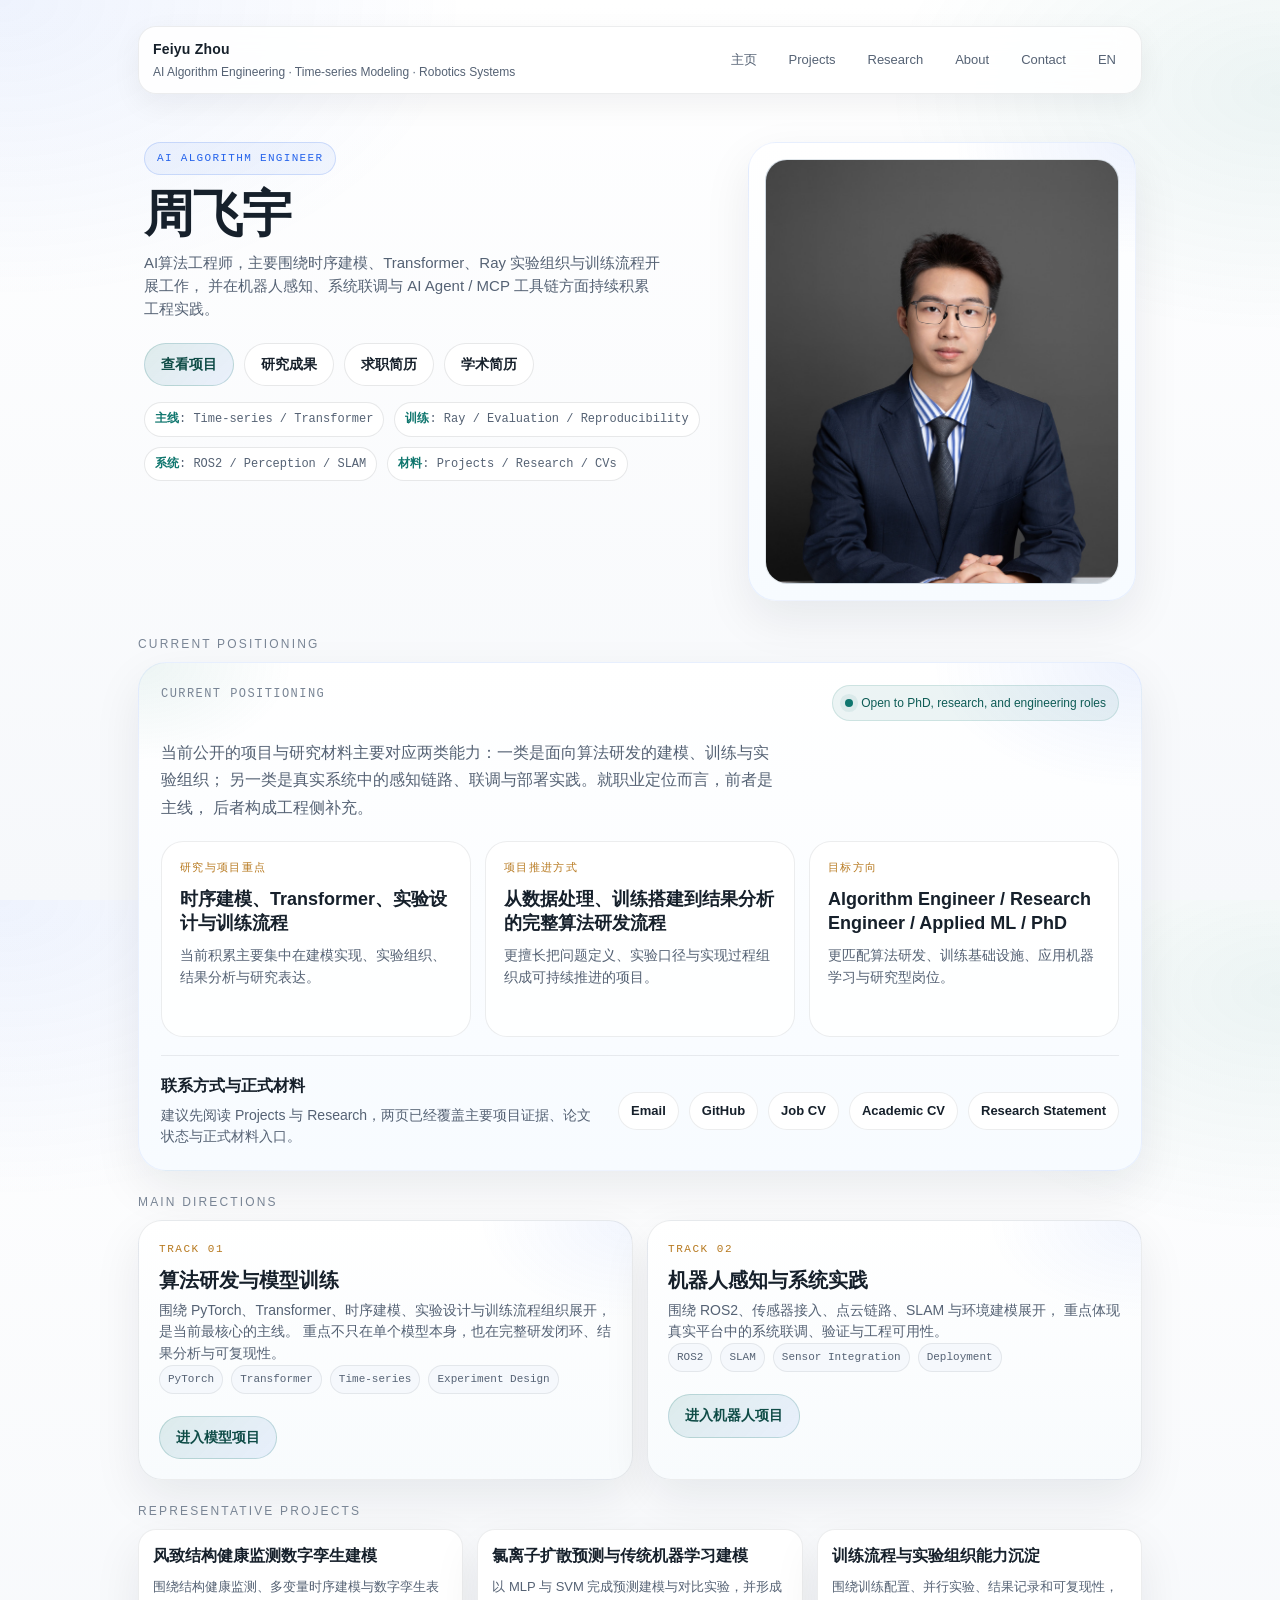
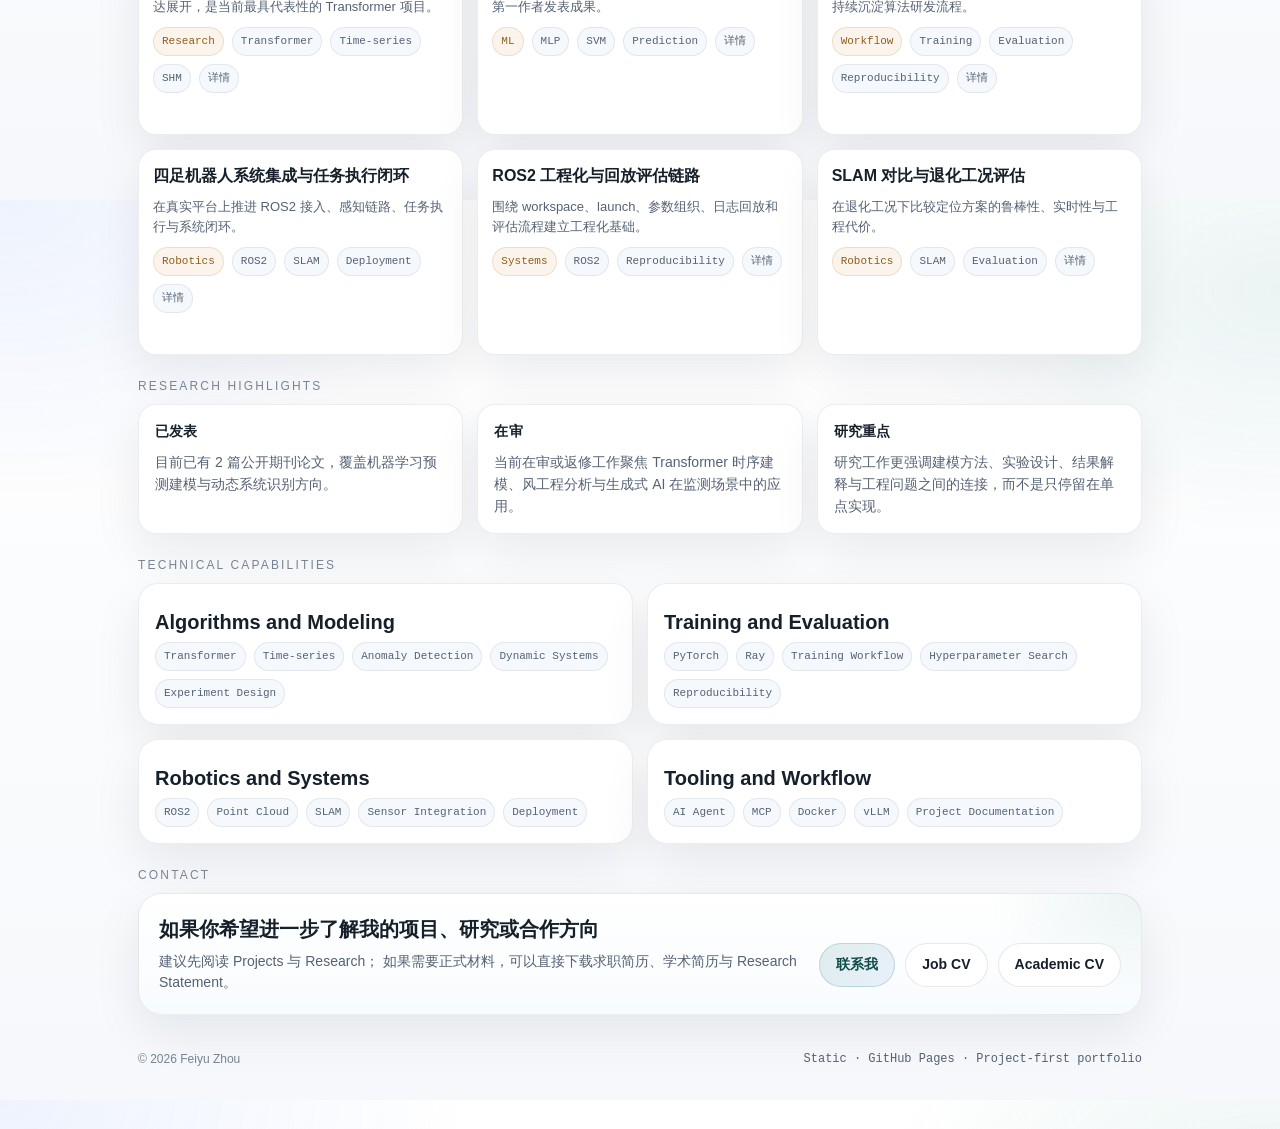
<file: index.html>
<!doctype html>
<html lang="zh-CN">
  <head>
    <meta charset="utf-8" />
    <meta name="viewport" content="width=device-width, initial-scale=1" />
    <title>Feiyu Zhou | AI算法工程与研究主页</title>
    <meta
      name="description"
      content="周飞宇的个人主页：展示时序建模、Transformer、模型训练、机器人系统实践与研究成果。"
    />
    <meta name="theme-color" content="#f6f8fb" />
    <link rel="icon" href="assets/favicon.svg" />
    <link rel="stylesheet" href="assets/styles.css" />
  </head>
  <body>
    <div class="wrap">
      <header class="topbar">
        <div class="brand">
          <strong>Feiyu Zhou</strong>
          <span>AI Algorithm Engineering · Time-series Modeling · Robotics Systems</span>
        </div>
        <nav class="nav" aria-label="primary">
          <a href="./">主页</a>
          <a href="projects/">Projects</a>
          <a href="research/">Research</a>
          <a href="about/">About</a>
          <a href="contact/">Contact</a>
          <a href="en/">EN</a>
        </nav>
      </header>

      <section class="hero home-hero">
        <div class="home-hero-main fade-in">
          <div class="eyebrow">AI Algorithm Engineer</div>
          <h1>周飞宇</h1>
          <p class="hero-lead hero-lead-wide">
            AI算法工程师，主要围绕时序建模、Transformer、Ray 实验组织与训练流程开展工作，
            并在机器人感知、系统联调与 AI Agent / MCP 工具链方面持续积累工程实践。
          </p>

          <div class="hero-actions">
            <a class="button primary" href="projects/">查看项目</a>
            <a class="button" href="research/">研究成果</a>
            <a class="button" href="assets/FeiyuZhou_CV.pdf">求职简历</a>
            <a class="button" href="assets/FeiyuZhou_CV_Academic.pdf">学术简历</a>
          </div>

          <div class="pillrow">
            <span class="pill"><b>主线</b>: Time-series / Transformer</span>
            <span class="pill"><b>训练</b>: Ray / Evaluation / Reproducibility</span>
            <span class="pill"><b>系统</b>: ROS2 / Perception / SLAM</span>
            <span class="pill"><b>材料</b>: Projects / Research / CVs</span>
          </div>
        </div>

        <aside class="profile-panel fade-in d2">
          <figure class="profile-portrait-card">
            <div class="profile-portrait">
              <img src="assets/personal-professional-photo.jpeg" alt="Feiyu Zhou professional portrait" />
            </div>
          </figure>
        </aside>
      </section>

      <section class="section-block fade-in d2">
        <div class="section-title">Current Positioning</div>
        <div class="positioning-redesign">
          <div class="positioning-redesign-head">
            <div>
              <div class="profile-kicker">Current Positioning</div>
            </div>
            <span class="status-dot">Open to PhD, research, and engineering roles</span>
          </div>

          <p class="positioning-redesign-summary">
            当前公开的项目与研究材料主要对应两类能力：一类是面向算法研发的建模、训练与实验组织；
            另一类是真实系统中的感知链路、联调与部署实践。就职业定位而言，前者是主线，
            后者构成工程侧补充。
          </p>

          <div class="positioning-redesign-grid">
            <article class="positioning-card">
              <span class="positioning-label">研究与项目重点</span>
              <strong>时序建模、Transformer、实验设计与训练流程</strong>
              <p>当前积累主要集中在建模实现、实验组织、结果分析与研究表达。</p>
            </article>

            <article class="positioning-card">
              <span class="positioning-label">项目推进方式</span>
              <strong>从数据处理、训练搭建到结果分析的完整算法研发流程</strong>
              <p>更擅长把问题定义、实验口径与实现过程组织成可持续推进的项目。</p>
            </article>

            <article class="positioning-card">
              <span class="positioning-label">目标方向</span>
              <strong>Algorithm Engineer / Research Engineer / Applied ML / PhD</strong>
              <p>更匹配算法研发、训练基础设施、应用机器学习与研究型岗位。</p>
            </article>
          </div>

          <div class="positioning-support">
            <div class="positioning-support-copy">
              <strong>联系方式与正式材料</strong>
              <p>建议先阅读 Projects 与 Research，两页已经覆盖主要项目证据、论文状态与正式材料入口。</p>
            </div>
            <div class="positioning-links">
              <a href="mailto:Feiyu.2002@outlook.com">Email</a>
              <a href="https://github.com/fatfishzhou" target="_blank" rel="noreferrer">GitHub</a>
              <a href="assets/FeiyuZhou_CV.pdf">Job CV</a>
              <a href="assets/FeiyuZhou_CV_Academic.pdf">Academic CV</a>
              <a href="assets/FeiyuZhou_RS.pdf">Research Statement</a>
            </div>
          </div>
        </div>
      </section>

      <section class="section-block fade-in d2">
        <div class="section-title">Main Directions</div>
        <div class="track-grid">
          <article class="track-card">
            <div class="track-kicker">Track 01</div>
            <h3>算法研发与模型训练</h3>
            <p>
              围绕 PyTorch、Transformer、时序建模、实验设计与训练流程组织展开，是当前最核心的主线。
              重点不只在单个模型本身，也在完整研发闭环、结果分析与可复现性。
            </p>
            <div class="meta">
              <span class="tag">PyTorch</span>
              <span class="tag">Transformer</span>
              <span class="tag">Time-series</span>
              <span class="tag">Experiment Design</span>
            </div>
            <div class="hero-actions">
              <a class="button primary" href="projects/ml/">进入模型项目</a>
            </div>
          </article>

          <article class="track-card">
            <div class="track-kicker">Track 02</div>
            <h3>机器人感知与系统实践</h3>
            <p>
              围绕 ROS2、传感器接入、点云链路、SLAM 与环境建模展开，
              重点体现真实平台中的系统联调、验证与工程可用性。
            </p>
            <div class="meta">
              <span class="tag">ROS2</span>
              <span class="tag">SLAM</span>
              <span class="tag">Sensor Integration</span>
              <span class="tag">Deployment</span>
            </div>
            <div class="hero-actions">
              <a class="button primary" href="projects/robotics/">进入机器人项目</a>
            </div>
          </article>
        </div>
      </section>

      <section class="section-block fade-in d3">
        <div class="section-title">Representative Projects</div>
        <div class="project-grid">
          <article class="proj project-card">
            <h4>风致结构健康监测数字孪生建模</h4>
            <p>围绕结构健康监测、多变量时序建模与数字孪生表达展开，是当前最具代表性的 Transformer 项目。</p>
            <div class="meta">
              <span class="tag level">Research</span>
              <span class="tag">Transformer</span>
              <span class="tag">Time-series</span>
              <span class="tag">SHM</span>
              <a class="tag" href="projects/ml/">详情</a>
            </div>
          </article>

          <article class="proj project-card">
            <h4>氯离子扩散预测与传统机器学习建模</h4>
            <p>以 MLP 与 SVM 完成预测建模与对比实验，并形成第一作者发表成果。</p>
            <div class="meta">
              <span class="tag level">ML</span>
              <span class="tag">MLP</span>
              <span class="tag">SVM</span>
              <span class="tag">Prediction</span>
              <a class="tag" href="projects/ml/">详情</a>
            </div>
          </article>

          <article class="proj project-card">
            <h4>训练流程与实验组织能力沉淀</h4>
            <p>围绕训练配置、并行实验、结果记录和可复现性，持续沉淀算法研发流程。</p>
            <div class="meta">
              <span class="tag level">Workflow</span>
              <span class="tag">Training</span>
              <span class="tag">Evaluation</span>
              <span class="tag">Reproducibility</span>
              <a class="tag" href="projects/">详情</a>
            </div>
          </article>

          <article class="proj project-card">
            <h4>四足机器人系统集成与任务执行闭环</h4>
            <p>在真实平台上推进 ROS2 接入、感知链路、任务执行与系统闭环。</p>
            <div class="meta">
              <span class="tag level">Robotics</span>
              <span class="tag">ROS2</span>
              <span class="tag">SLAM</span>
              <span class="tag">Deployment</span>
              <a class="tag" href="projects/robotics/">详情</a>
            </div>
          </article>

          <article class="proj project-card">
            <h4>ROS2 工程化与回放评估链路</h4>
            <p>围绕 workspace、launch、参数组织、日志回放和评估流程建立工程化基础。</p>
            <div class="meta">
              <span class="tag level">Systems</span>
              <span class="tag">ROS2</span>
              <span class="tag">Reproducibility</span>
              <a class="tag" href="projects/robotics/">详情</a>
            </div>
          </article>

          <article class="proj project-card">
            <h4>SLAM 对比与退化工况评估</h4>
            <p>在退化工况下比较定位方案的鲁棒性、实时性与工程代价。</p>
            <div class="meta">
              <span class="tag level">Robotics</span>
              <span class="tag">SLAM</span>
              <span class="tag">Evaluation</span>
              <a class="tag" href="projects/robotics/">详情</a>
            </div>
          </article>
        </div>
      </section>

      <section class="section-block fade-in d3">
        <div class="section-title">Research Highlights</div>
        <div class="highlight-grid">
          <article class="card">
            <h3>已发表</h3>
            <p class="card-copy">目前已有 2 篇公开期刊论文，覆盖机器学习预测建模与动态系统识别方向。</p>
          </article>
          <article class="card">
            <h3>在审</h3>
            <p class="card-copy">当前在审或返修工作聚焦 Transformer 时序建模、风工程分析与生成式 AI 在监测场景中的应用。</p>
          </article>
          <article class="card">
            <h3>研究重点</h3>
            <p class="card-copy">研究工作更强调建模方法、实验设计、结果解释与工程问题之间的连接，而不是只停留在单点实现。</p>
          </article>
        </div>
      </section>

      <section class="section-block fade-in d4">
        <div class="section-title">Technical Capabilities</div>
        <div class="skill-wall">
          <article class="skill-group">
            <h3>Algorithms and Modeling</h3>
            <div class="meta">
              <span class="tag">Transformer</span>
              <span class="tag">Time-series</span>
              <span class="tag">Anomaly Detection</span>
              <span class="tag">Dynamic Systems</span>
              <span class="tag">Experiment Design</span>
            </div>
          </article>
          <article class="skill-group">
            <h3>Training and Evaluation</h3>
            <div class="meta">
              <span class="tag">PyTorch</span>
              <span class="tag">Ray</span>
              <span class="tag">Training Workflow</span>
              <span class="tag">Hyperparameter Search</span>
              <span class="tag">Reproducibility</span>
            </div>
          </article>
          <article class="skill-group">
            <h3>Robotics and Systems</h3>
            <div class="meta">
              <span class="tag">ROS2</span>
              <span class="tag">Point Cloud</span>
              <span class="tag">SLAM</span>
              <span class="tag">Sensor Integration</span>
              <span class="tag">Deployment</span>
            </div>
          </article>
          <article class="skill-group">
            <h3>Tooling and Workflow</h3>
            <div class="meta">
              <span class="tag">AI Agent</span>
              <span class="tag">MCP</span>
              <span class="tag">Docker</span>
              <span class="tag">vLLM</span>
              <span class="tag">Project Documentation</span>
            </div>
          </article>
        </div>
      </section>

      <section class="section-block fade-in d4">
        <div class="section-title">Contact</div>
        <div class="contact-banner">
          <div>
            <h3>如果你希望进一步了解我的项目、研究或合作方向</h3>
            <p>
              建议先阅读 <a href="projects/">Projects</a> 与 <a href="research/">Research</a>；
              如果需要正式材料，可以直接下载求职简历、学术简历与 Research Statement。
            </p>
          </div>
          <div class="hero-actions">
            <a class="button primary" href="contact/">联系我</a>
            <a class="button" href="assets/FeiyuZhou_CV.pdf">Job CV</a>
            <a class="button" href="assets/FeiyuZhou_CV_Academic.pdf">Academic CV</a>
          </div>
        </div>
      </section>

      <footer class="footer">
        <div>© <span id="y"></span> Feiyu Zhou</div>
        <div><code>Static · GitHub Pages · Project-first portfolio</code></div>
      </footer>
    </div>

    <script src="assets/site.js"></script>
    <script>
      document.getElementById("y").textContent = String(new Date().getFullYear());
    </script>
  </body>
</html>
</file>
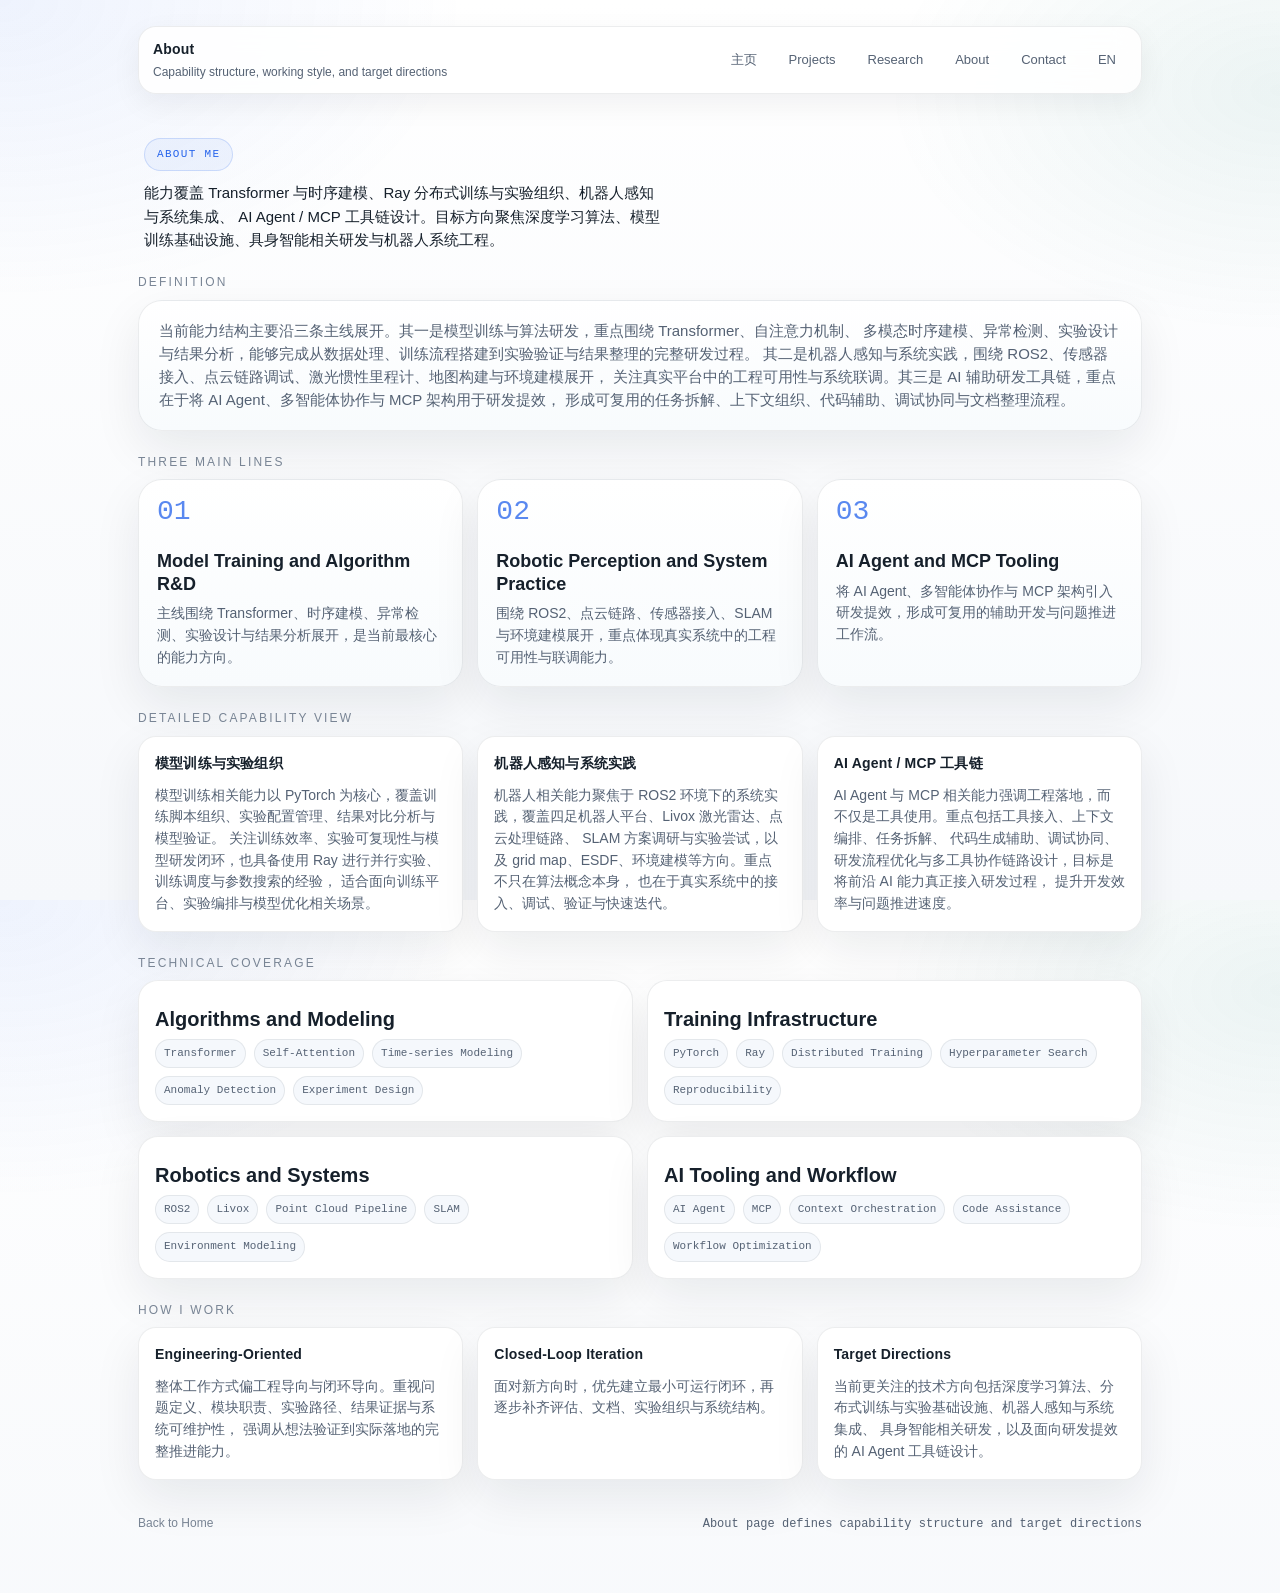
<file: about/index.html>
<!doctype html>
<html lang="zh-CN">
  <head>
    <meta charset="utf-8" />
    <meta name="viewport" content="width=device-width, initial-scale=1" />
    <title>About | Feiyu Zhou</title>
    <meta
      name="description"
      content="周飞宇的能力结构、技术主线、工作方式与目标方向，覆盖算法研发、模型训练、机器人感知与 AI Agent 工具链。"
    />
    <meta name="theme-color" content="#f6f8fb" />
    <link rel="icon" href="../assets/favicon.svg" />
    <link rel="stylesheet" href="../assets/styles.css" />
  </head>
  <body>
    <div class="wrap">
      <header class="topbar">
        <div class="brand">
          <strong>About</strong>
          <span>Capability structure, working style, and target directions</span>
        </div>
        <nav class="nav" aria-label="primary">
          <a href="../">主页</a>
          <a href="../projects/">Projects</a>
          <a href="../research/">Research</a>
          <a href="./">About</a>
          <a href="../contact/">Contact</a>
          <a href="../en/">EN</a>
        </nav>
      </header>

      <section class="hero hero-simple">
        <div class="fade-in">
          <div class="eyebrow">About Me</div>
          <p class="hero-lead hero-lead-wide hero-lead-strong">
            能力覆盖 Transformer 与时序建模、Ray 分布式训练与实验组织、机器人感知与系统集成、
            AI Agent / MCP 工具链设计。目标方向聚焦深度学习算法、模型训练基础设施、具身智能相关研发与机器人系统工程。
          </p>
        </div>
      </section>

      <section class="section-block fade-in d2">
        <div class="section-title">Definition</div>
        <div class="intro-strip">
          <p>
            当前能力结构主要沿三条主线展开。其一是模型训练与算法研发，重点围绕 Transformer、自注意力机制、
            多模态时序建模、异常检测、实验设计与结果分析，能够完成从数据处理、训练流程搭建到实验验证与结果整理的完整研发过程。
            其二是机器人感知与系统实践，围绕 ROS2、传感器接入、点云链路调试、激光惯性里程计、地图构建与环境建模展开，
            关注真实平台中的工程可用性与系统联调。其三是 AI 辅助研发工具链，重点在于将 AI Agent、多智能体协作与 MCP 架构用于研发提效，
            形成可复用的任务拆解、上下文组织、代码辅助、调试协同与文档整理流程。
          </p>
        </div>
      </section>

      <section class="section-block fade-in d2">
        <div class="section-title">Three Main Lines</div>
        <div class="map-grid">
          <article class="map-card">
            <span class="map-index">01</span>
            <h3>Model Training and Algorithm R&amp;D</h3>
            <p>主线围绕 Transformer、时序建模、异常检测、实验设计与结果分析展开，是当前最核心的能力方向。</p>
          </article>
          <article class="map-card">
            <span class="map-index">02</span>
            <h3>Robotic Perception and System Practice</h3>
            <p>围绕 ROS2、点云链路、传感器接入、SLAM 与环境建模展开，重点体现真实系统中的工程可用性与联调能力。</p>
          </article>
          <article class="map-card">
            <span class="map-index">03</span>
            <h3>AI Agent and MCP Tooling</h3>
            <p>将 AI Agent、多智能体协作与 MCP 架构引入研发提效，形成可复用的辅助开发与问题推进工作流。</p>
          </article>
        </div>
      </section>

      <section class="section-block fade-in d3">
        <div class="section-title">Detailed Capability View</div>
        <div class="highlight-grid">
          <article class="card">
            <h3>模型训练与实验组织</h3>
            <p class="card-copy">
              模型训练相关能力以 PyTorch 为核心，覆盖训练脚本组织、实验配置管理、结果对比分析与模型验证。
              关注训练效率、实验可复现性与模型研发闭环，也具备使用 Ray 进行并行实验、训练调度与参数搜索的经验，
              适合面向训练平台、实验编排与模型优化相关场景。
            </p>
          </article>
          <article class="card">
            <h3>机器人感知与系统实践</h3>
            <p class="card-copy">
              机器人相关能力聚焦于 ROS2 环境下的系统实践，覆盖四足机器人平台、Livox 激光雷达、点云处理链路、
              SLAM 方案调研与实验尝试，以及 grid map、ESDF、环境建模等方向。重点不只在算法概念本身，
              也在于真实系统中的接入、调试、验证与快速迭代。
            </p>
          </article>
          <article class="card">
            <h3>AI Agent / MCP 工具链</h3>
            <p class="card-copy">
              AI Agent 与 MCP 相关能力强调工程落地，而不仅是工具使用。重点包括工具接入、上下文编排、任务拆解、
              代码生成辅助、调试协同、研发流程优化与多工具协作链路设计，目标是将前沿 AI 能力真正接入研发过程，
              提升开发效率与问题推进速度。
            </p>
          </article>
        </div>
      </section>

      <section class="section-block fade-in d3">
        <div class="section-title">Technical Coverage</div>
        <div class="skill-wall">
          <article class="skill-group">
            <h3>Algorithms and Modeling</h3>
            <div class="meta">
              <span class="tag">Transformer</span>
              <span class="tag">Self-Attention</span>
              <span class="tag">Time-series Modeling</span>
              <span class="tag">Anomaly Detection</span>
              <span class="tag">Experiment Design</span>
            </div>
          </article>
          <article class="skill-group">
            <h3>Training Infrastructure</h3>
            <div class="meta">
              <span class="tag">PyTorch</span>
              <span class="tag">Ray</span>
              <span class="tag">Distributed Training</span>
              <span class="tag">Hyperparameter Search</span>
              <span class="tag">Reproducibility</span>
            </div>
          </article>
          <article class="skill-group">
            <h3>Robotics and Systems</h3>
            <div class="meta">
              <span class="tag">ROS2</span>
              <span class="tag">Livox</span>
              <span class="tag">Point Cloud Pipeline</span>
              <span class="tag">SLAM</span>
              <span class="tag">Environment Modeling</span>
            </div>
          </article>
          <article class="skill-group">
            <h3>AI Tooling and Workflow</h3>
            <div class="meta">
              <span class="tag">AI Agent</span>
              <span class="tag">MCP</span>
              <span class="tag">Context Orchestration</span>
              <span class="tag">Code Assistance</span>
              <span class="tag">Workflow Optimization</span>
            </div>
          </article>
        </div>
      </section>

      <section class="section-block fade-in d4">
        <div class="section-title">How I Work</div>
        <div class="highlight-grid">
          <article class="card">
            <h3>Engineering-Oriented</h3>
            <p class="card-copy">
              整体工作方式偏工程导向与闭环导向。重视问题定义、模块职责、实验路径、结果证据与系统可维护性，
              强调从想法验证到实际落地的完整推进能力。
            </p>
          </article>
          <article class="card">
            <h3>Closed-Loop Iteration</h3>
            <p class="card-copy">
              面对新方向时，优先建立最小可运行闭环，再逐步补齐评估、文档、实验组织与系统结构。
            </p>
          </article>
          <article class="card">
            <h3>Target Directions</h3>
            <p class="card-copy">
              当前更关注的技术方向包括深度学习算法、分布式训练与实验基础设施、机器人感知与系统集成、
              具身智能相关研发，以及面向研发提效的 AI Agent 工具链设计。
            </p>
          </article>
        </div>
      </section>

      <footer class="footer">
        <div><a href="../">Back to Home</a></div>
        <div><code>About page defines capability structure and target directions</code></div>
      </footer>
    </div>

    <script src="../assets/site.js"></script>
  </body>
</html>
</file>
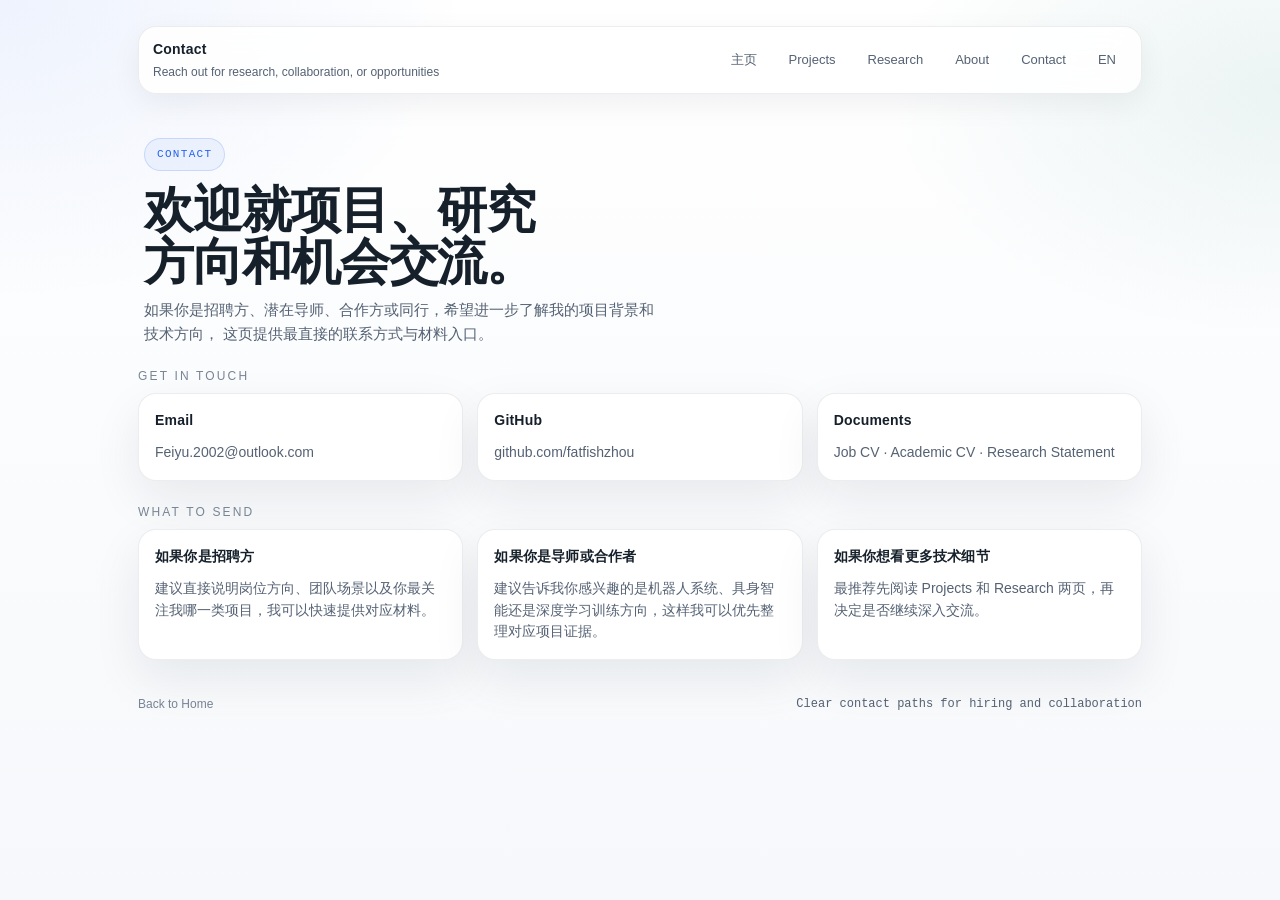
<file: contact/index.html>
<!doctype html>
<html lang="zh-CN">
  <head>
    <meta charset="utf-8" />
    <meta name="viewport" content="width=device-width, initial-scale=1" />
    <title>Contact | Feiyu Zhou</title>
    <meta
      name="description"
      content="周飞宇的联系方式、简历下载入口与建议联系内容。"
    />
    <meta name="theme-color" content="#f6f8fb" />
    <link rel="icon" href="../assets/favicon.svg" />
    <link rel="stylesheet" href="../assets/styles.css" />
  </head>
  <body>
    <div class="wrap">
      <header class="topbar">
        <div class="brand">
          <strong>Contact</strong>
          <span>Reach out for research, collaboration, or opportunities</span>
        </div>
        <nav class="nav" aria-label="primary">
          <a href="../">主页</a>
          <a href="../projects/">Projects</a>
          <a href="../research/">Research</a>
          <a href="../about/">About</a>
          <a href="./">Contact</a>
          <a href="../en/">EN</a>
        </nav>
      </header>

      <section class="hero hero-simple">
        <div class="fade-in">
          <div class="eyebrow">Contact</div>
          <h1>欢迎就项目、研究方向和机会交流。</h1>
          <p class="hero-lead hero-lead-wide">
            如果你是招聘方、潜在导师、合作方或同行，希望进一步了解我的项目背景和技术方向，
            这页提供最直接的联系方式与材料入口。
          </p>
        </div>
      </section>

      <section class="section-block fade-in d2">
        <div class="section-title">Get In Touch</div>
        <div class="contact-grid">
          <article class="card">
            <h3>Email</h3>
            <p class="card-copy"><a href="mailto:Feiyu.2002@outlook.com">Feiyu.2002@outlook.com</a></p>
          </article>
          <article class="card">
            <h3>GitHub</h3>
            <p class="card-copy"><a href="https://github.com/fatfishzhou" target="_blank" rel="noreferrer">github.com/fatfishzhou</a></p>
          </article>
          <article class="card">
            <h3>Documents</h3>
            <p class="card-copy"><a href="../assets/FeiyuZhou_CV.pdf">Job CV</a> · <a href="../assets/FeiyuZhou_CV_Academic.pdf">Academic CV</a> · <a href="../assets/FeiyuZhou_RS.pdf">Research Statement</a></p>
          </article>
        </div>
      </section>

      <section class="section-block fade-in d3">
        <div class="section-title">What To Send</div>
        <div class="about-layout">
          <article class="card">
            <h3>如果你是招聘方</h3>
            <p class="card-copy">建议直接说明岗位方向、团队场景以及你最关注我哪一类项目，我可以快速提供对应材料。</p>
          </article>
          <article class="card">
            <h3>如果你是导师或合作者</h3>
            <p class="card-copy">建议告诉我你感兴趣的是机器人系统、具身智能还是深度学习训练方向，这样我可以优先整理对应项目证据。</p>
          </article>
          <article class="card">
            <h3>如果你想看更多技术细节</h3>
            <p class="card-copy">最推荐先阅读 <a href="../projects/">Projects</a> 和 <a href="../research/">Research</a> 两页，再决定是否继续深入交流。</p>
          </article>
        </div>
      </section>

      <footer class="footer">
        <div><a href="../">Back to Home</a></div>
        <div><code>Clear contact paths for hiring and collaboration</code></div>
      </footer>
    </div>

    <script src="../assets/site.js"></script>
  </body>
</html>
</file>
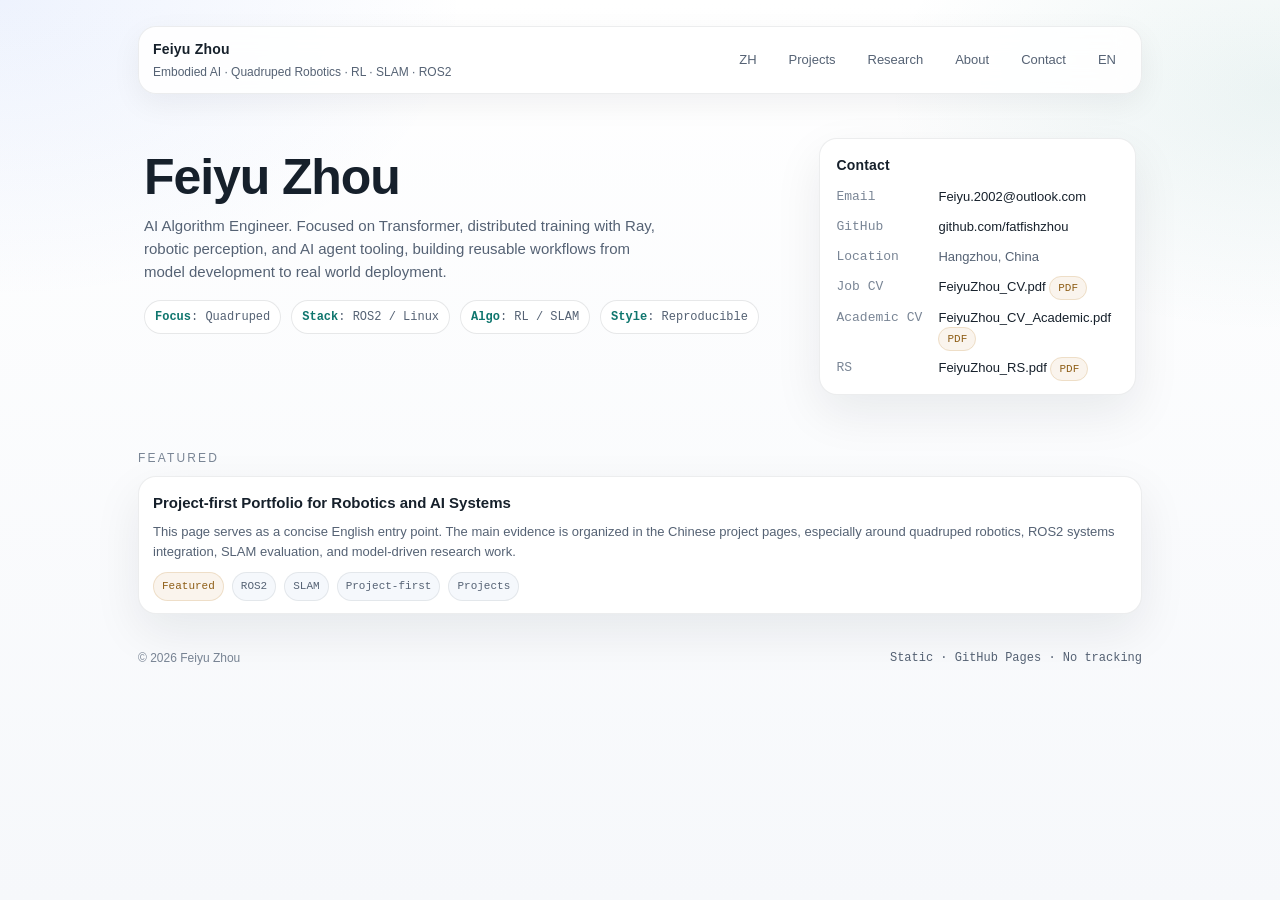
<file: en/index.html>
<!doctype html>
<html lang="en">
  <head>
    <meta charset="utf-8" />
    <meta name="viewport" content="width=device-width, initial-scale=1" />
    <title>Feiyu Zhou | Embodied AI · Quadruped Robotics</title>
    <meta name="description" content="Feiyu Zhou: Embodied AI for quadruped robots. RL, SLAM, and ROS2 systems for real-world deployment." />
    <meta name="theme-color" content="#f6f8fb" />
    <link rel="icon" href="../assets/favicon.svg" />
    <link rel="stylesheet" href="../assets/styles.css" />
  </head>
  <body>
    <div class="wrap">
      <header class="topbar">
        <div class="brand">
          <strong>Feiyu Zhou</strong>
          <span>Embodied AI · Quadruped Robotics · RL · SLAM · ROS2</span>
        </div>
        <nav class="nav" aria-label="primary">
          <a href="../">ZH</a>
          <a href="../projects/">Projects</a>
          <a href="../research/">Research</a>
          <a href="../about/">About</a>
          <a href="../contact/">Contact</a>
          <a href="./">EN</a>
        </nav>
      </header>

      <section class="hero">
        <div class="fade-in">
          <h1>Feiyu Zhou</h1>
          <p>
            AI Algorithm Engineer. Focused on Transformer, distributed training with Ray, robotic perception,
            and AI agent tooling, building reusable workflows from model development to real world deployment.
          </p>
          <div class="pillrow">
            <span class="pill"><b>Focus</b>: Quadruped</span>
            <span class="pill"><b>Stack</b>: ROS2 / Linux</span>
            <span class="pill"><b>Algo</b>: RL / SLAM</span>
            <span class="pill"><b>Style</b>: Reproducible</span>
          </div>
        </div>

        <aside class="card fade-in d2">
          <h3>Contact</h3>
          <div class="kv">
            <div>Email</div>
            <div><a href="mailto:Feiyu.2002@outlook.com">Feiyu.2002@outlook.com</a></div>

            <div>GitHub</div>
            <div><a href="https://github.com/fatfishzhou" target="_blank" rel="noreferrer">github.com/fatfishzhou</a></div>

            <div>Location</div>
            <div>Hangzhou, China</div>

            <div>Job CV</div>
            <div><a href="../assets/FeiyuZhou_CV.pdf">FeiyuZhou_CV.pdf</a> <span class="tag level">PDF</span></div>

            <div>Academic CV</div>
            <div><a href="../assets/FeiyuZhou_CV_Academic.pdf">FeiyuZhou_CV_Academic.pdf</a> <span class="tag level">PDF</span></div>

            <div>RS</div>
            <div><a href="../assets/FeiyuZhou_RS.pdf">FeiyuZhou_RS.pdf</a> <span class="tag level">PDF</span></div>
          </div>
        </aside>
      </section>

      <div class="grid">
        <section class="col-12 fade-in d2">
          <div class="section-title">Featured</div>
          <div class="proj">
            <h4>Project-first Portfolio for Robotics and AI Systems</h4>
            <p>
              This page serves as a concise English entry point. The main evidence is organized in the Chinese project pages,
              especially around quadruped robotics, ROS2 systems integration, SLAM evaluation, and model-driven research work.
            </p>
            <div class="meta">
              <span class="tag level">Featured</span>
              <span class="tag">ROS2</span>
              <span class="tag">SLAM</span>
              <span class="tag">Project-first</span>
              <a class="tag" href="../projects/">Projects</a>
            </div>
          </div>
        </section>
      </div>

      <footer class="footer">
        <div>© <span id="y"></span> Feiyu Zhou</div>
        <div><code>Static · GitHub Pages · No tracking</code></div>
      </footer>
    </div>

    <script src="../assets/site.js"></script>
    <script>
      document.getElementById("y").textContent = String(new Date().getFullYear());
    </script>
  </body>
</html>
</file>
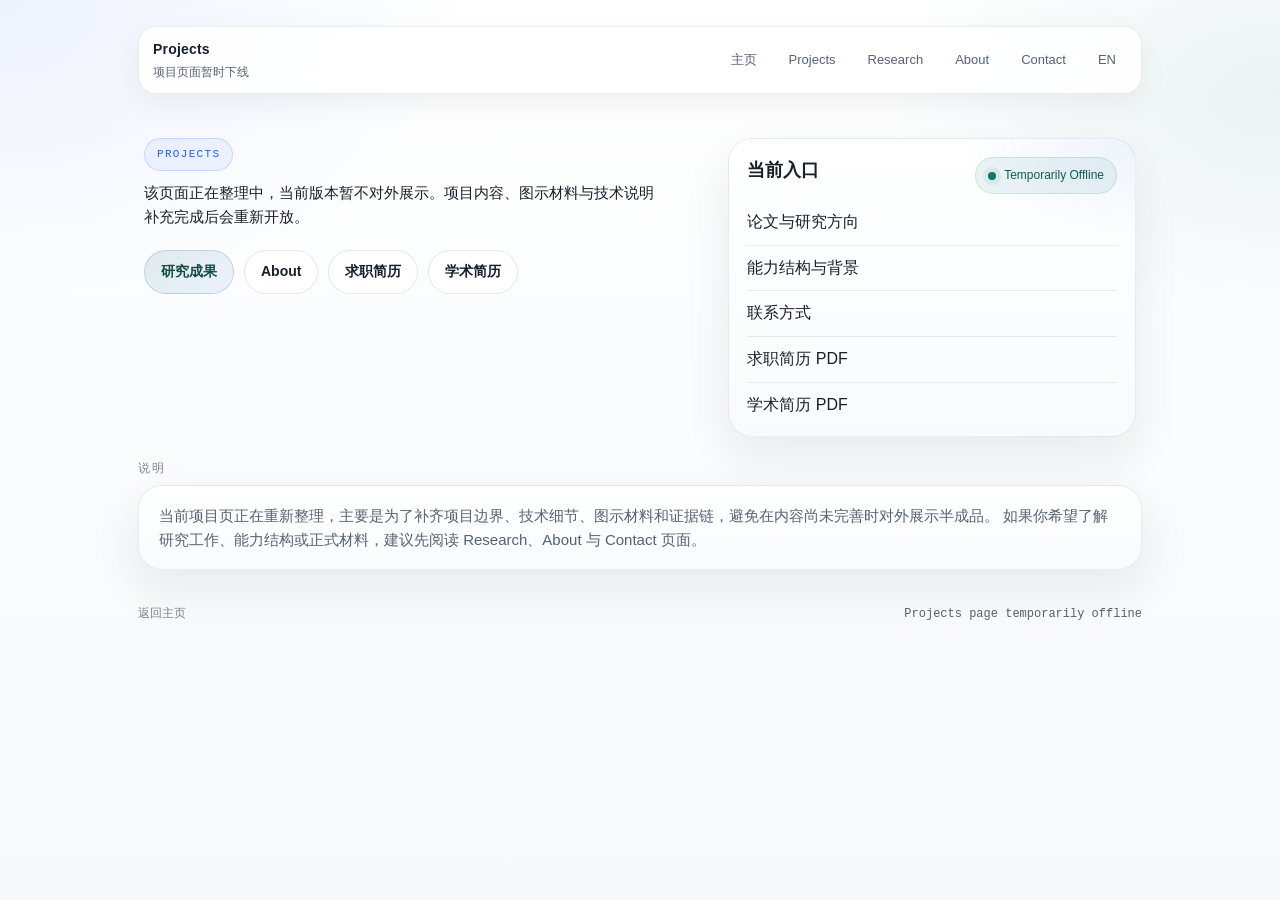
<file: projects/index.html>
<!doctype html>
<html lang="zh-CN">
  <head>
    <meta charset="utf-8" />
    <meta name="viewport" content="width=device-width, initial-scale=1" />
    <title>Projects | 周飞宇</title>
    <meta
      name="description"
      content="周飞宇的项目页面暂时下线，项目内容整理完成后将重新开放。"
    />
    <meta name="theme-color" content="#f6f8fb" />
    <link rel="icon" href="../assets/favicon.svg" />
    <link rel="stylesheet" href="../assets/styles.css" />
  </head>
  <body>
    <div class="wrap">
      <header class="topbar">
        <div class="brand">
          <strong>Projects</strong>
          <span>项目页面暂时下线</span>
        </div>
        <nav class="nav" aria-label="primary">
          <a href="../">主页</a>
          <a href="./">Projects</a>
          <a href="../research/">Research</a>
          <a href="../about/">About</a>
          <a href="../contact/">Contact</a>
          <a href="../en/">EN</a>
        </nav>
      </header>

      <section class="hero hero-simple">
        <div class="fade-in">
          <div class="eyebrow">Projects</div>
          <p class="hero-lead hero-lead-wide hero-lead-strong">
            该页面正在整理中，当前版本暂不对外展示。项目内容、图示材料与技术说明补充完成后会重新开放。
          </p>
          <div class="hero-actions">
            <a class="button primary" href="../research/">研究成果</a>
            <a class="button" href="../about/">About</a>
            <a class="button" href="../assets/FeiyuZhou_CV.pdf">求职简历</a>
            <a class="button" href="../assets/FeiyuZhou_CV_Academic.pdf">学术简历</a>
          </div>
        </div>

        <aside class="project-overview-card fade-in d2">
          <div class="project-overview-head">
            <h3>当前入口</h3>
            <span class="status-dot">Temporarily Offline</span>
          </div>
          <div class="project-overview-links">
            <a href="../research/">论文与研究方向</a>
            <a href="../about/">能力结构与背景</a>
            <a href="../contact/">联系方式</a>
            <a href="../assets/FeiyuZhou_CV.pdf">求职简历 PDF</a>
            <a href="../assets/FeiyuZhou_CV_Academic.pdf">学术简历 PDF</a>
          </div>
        </aside>
      </section>

      <section class="section-block fade-in d2">
        <div class="section-title">说明</div>
        <div class="intro-strip">
          <p>
            当前项目页正在重新整理，主要是为了补齐项目边界、技术细节、图示材料和证据链，避免在内容尚未完善时对外展示半成品。
            如果你希望了解研究工作、能力结构或正式材料，建议先阅读 Research、About 与 Contact 页面。
          </p>
        </div>
      </section>

      <footer class="footer">
        <div><a href="../">返回主页</a></div>
        <div><code>Projects page temporarily offline</code></div>
      </footer>
    </div>

    <script src="../assets/site.js"></script>
  </body>
</html>
</file>
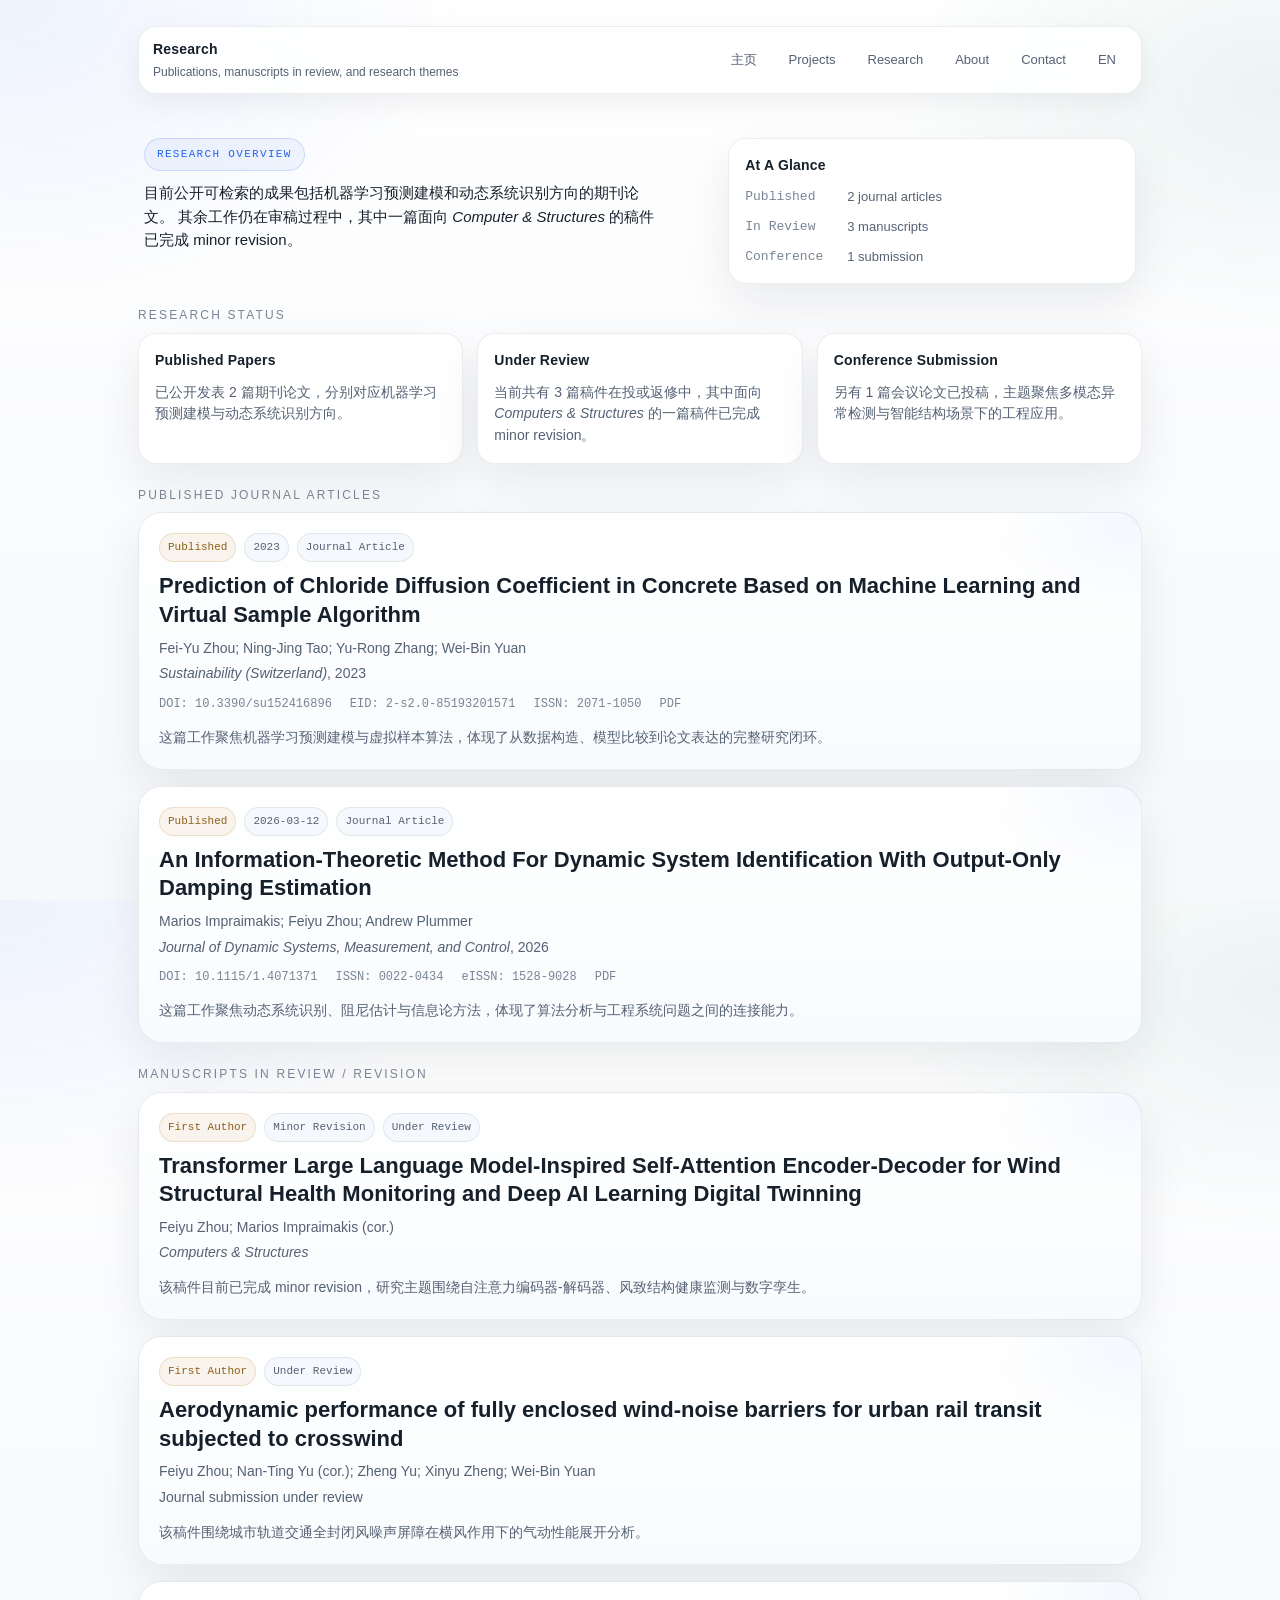
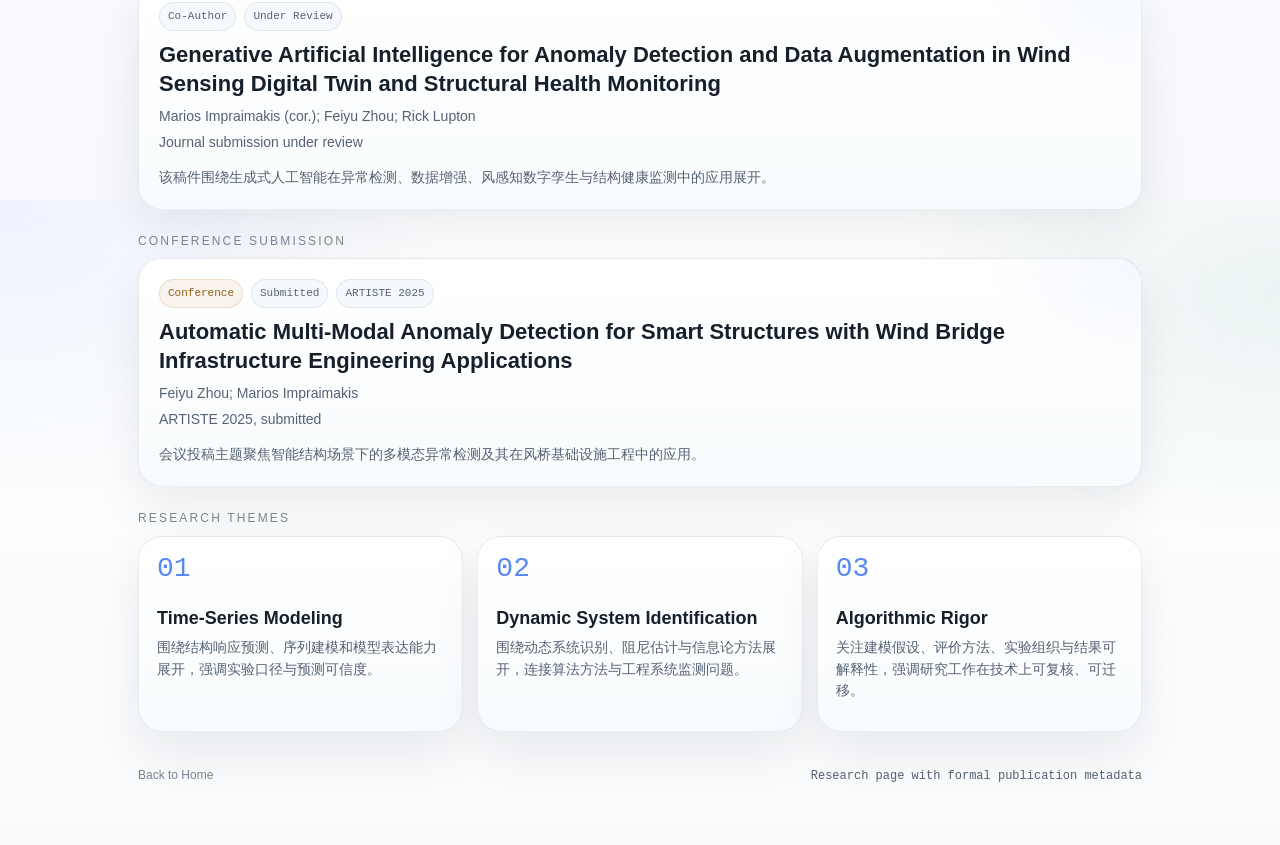
<file: research/index.html>
<!doctype html>
<html lang="zh-CN">
  <head>
    <meta charset="utf-8" />
    <meta name="viewport" content="width=device-width, initial-scale=1" />
    <title>Research | Feiyu Zhou</title>
    <meta
      name="description"
      content="周飞宇的研究页面：正式发表论文、在审稿件状态，以及围绕时序建模、结构动力学与算法研发的研究方向。"
    />
    <meta name="theme-color" content="#f6f8fb" />
    <link rel="icon" href="../assets/favicon.svg" />
    <link rel="stylesheet" href="../assets/styles.css" />
  </head>
  <body>
    <div class="wrap">
      <header class="topbar">
        <div class="brand">
          <strong>Research</strong>
          <span>Publications, manuscripts in review, and research themes</span>
        </div>
        <nav class="nav" aria-label="primary">
          <a href="../">主页</a>
          <a href="../projects/">Projects</a>
          <a href="./">Research</a>
          <a href="../about/">About</a>
          <a href="../contact/">Contact</a>
          <a href="../en/">EN</a>
        </nav>
      </header>

      <section class="hero hero-simple">
        <div class="fade-in">
          <div class="eyebrow">Research Overview</div>
          <p class="hero-lead hero-lead-wide hero-lead-strong">
            目前公开可检索的成果包括机器学习预测建模和动态系统识别方向的期刊论文。
            其余工作仍在审稿过程中，其中一篇面向 <em>Computer &amp; Structures</em> 的稿件已完成 minor revision。
          </p>
        </div>

        <aside class="card fade-in d2">
          <h3>At A Glance</h3>
          <div class="kv">
            <div>Published</div>
            <div>2 journal articles</div>
            <div>In Review</div>
            <div>3 manuscripts</div>
            <div>Conference</div>
            <div>1 submission</div>
          </div>
        </aside>
      </section>

      <section class="section-block fade-in d2">
        <div class="section-title">Research Status</div>
        <div class="highlight-grid">
          <article class="card">
            <h3>Published Papers</h3>
            <p class="card-copy">
              已公开发表 2 篇期刊论文，分别对应机器学习预测建模与动态系统识别方向。
            </p>
          </article>
          <article class="card">
            <h3>Under Review</h3>
            <p class="card-copy">
              当前共有 3 篇稿件在投或返修中，其中面向 <em>Computers &amp; Structures</em> 的一篇稿件已完成 minor revision。
            </p>
          </article>
          <article class="card">
            <h3>Conference Submission</h3>
            <p class="card-copy">
              另有 1 篇会议论文已投稿，主题聚焦多模态异常检测与智能结构场景下的工程应用。
            </p>
          </article>
        </div>
      </section>

      <section class="section-block fade-in d3">
        <div class="section-title">Published Journal Articles</div>
        <div class="publication-list">
          <article class="publication-item">
            <div class="publication-meta">
              <span class="tag level">Published</span>
              <span class="tag">2023</span>
              <span class="tag">Journal Article</span>
            </div>
            <h3>Prediction of Chloride Diffusion Coefficient in Concrete Based on Machine Learning and Virtual Sample Algorithm</h3>
            <p class="publication-authors">Fei-Yu Zhou; Ning-Jing Tao; Yu-Rong Zhang; Wei-Bin Yuan</p>
            <p class="publication-venue"><em>Sustainability (Switzerland)</em>, 2023</p>
            <div class="publication-details">
              <span>DOI: <a href="https://doi.org/10.3390/su152416896" target="_blank" rel="noreferrer">10.3390/su152416896</a></span>
              <span>EID: 2-s2.0-85193201571</span>
              <span>ISSN: 2071-1050</span>
              <span><a href="../assets/paper-2023-sustainability-chloride-diffusion.pdf">PDF</a></span>
            </div>
            <p class="publication-note">
              这篇工作聚焦机器学习预测建模与虚拟样本算法，体现了从数据构造、模型比较到论文表达的完整研究闭环。
            </p>
          </article>

          <article class="publication-item">
            <div class="publication-meta">
              <span class="tag level">Published</span>
              <span class="tag">2026-03-12</span>
              <span class="tag">Journal Article</span>
            </div>
            <h3>An Information-Theoretic Method For Dynamic System Identification With Output-Only Damping Estimation</h3>
            <p class="publication-authors">Marios Impraimakis; Feiyu Zhou; Andrew Plummer</p>
            <p class="publication-venue"><em>Journal of Dynamic Systems, Measurement, and Control</em>, 2026</p>
            <div class="publication-details">
              <span>DOI: <a href="https://doi.org/10.1115/1.4071371" target="_blank" rel="noreferrer">10.1115/1.4071371</a></span>
              <span>ISSN: 0022-0434</span>
              <span>eISSN: 1528-9028</span>
              <span><a href="../assets/paper-2026-jdsmc-information-theoretic-system-id.pdf">PDF</a></span>
            </div>
            <p class="publication-note">
              这篇工作聚焦动态系统识别、阻尼估计与信息论方法，体现了算法分析与工程系统问题之间的连接能力。
            </p>
          </article>
        </div>
      </section>

      <section class="section-block fade-in d3">
        <div class="section-title">Manuscripts In Review / Revision</div>
        <div class="publication-list">
          <article class="publication-item">
            <div class="publication-meta">
              <span class="tag level">First Author</span>
              <span class="tag">Minor Revision</span>
              <span class="tag">Under Review</span>
            </div>
            <h3>Transformer Large Language Model-Inspired Self-Attention Encoder-Decoder for Wind Structural Health Monitoring and Deep AI Learning Digital Twinning</h3>
            <p class="publication-authors">Feiyu Zhou; Marios Impraimakis (cor.)</p>
            <p class="publication-venue"><em>Computers &amp; Structures</em></p>
            <p class="publication-note">
              该稿件目前已完成 minor revision，研究主题围绕自注意力编码器-解码器、风致结构健康监测与数字孪生。
            </p>
          </article>

          <article class="publication-item">
            <div class="publication-meta">
              <span class="tag level">First Author</span>
              <span class="tag">Under Review</span>
            </div>
            <h3>Aerodynamic performance of fully enclosed wind-noise barriers for urban rail transit subjected to crosswind</h3>
            <p class="publication-authors">Feiyu Zhou; Nan-Ting Yu (cor.); Zheng Yu; Xinyu Zheng; Wei-Bin Yuan</p>
            <p class="publication-venue">Journal submission under review</p>
            <p class="publication-note">
              该稿件围绕城市轨道交通全封闭风噪声屏障在横风作用下的气动性能展开分析。
            </p>
          </article>

          <article class="publication-item">
            <div class="publication-meta">
              <span class="tag">Co-Author</span>
              <span class="tag">Under Review</span>
            </div>
            <h3>Generative Artificial Intelligence for Anomaly Detection and Data Augmentation in Wind Sensing Digital Twin and Structural Health Monitoring</h3>
            <p class="publication-authors">Marios Impraimakis (cor.); Feiyu Zhou; Rick Lupton</p>
            <p class="publication-venue">Journal submission under review</p>
            <p class="publication-note">
              该稿件围绕生成式人工智能在异常检测、数据增强、风感知数字孪生与结构健康监测中的应用展开。
            </p>
          </article>
        </div>
      </section>

      <section class="section-block fade-in d4">
        <div class="section-title">Conference Submission</div>
        <div class="publication-list">
          <article class="publication-item">
            <div class="publication-meta">
              <span class="tag level">Conference</span>
              <span class="tag">Submitted</span>
              <span class="tag">ARTISTE 2025</span>
            </div>
            <h3>Automatic Multi-Modal Anomaly Detection for Smart Structures with Wind Bridge Infrastructure Engineering Applications</h3>
            <p class="publication-authors">Feiyu Zhou; Marios Impraimakis</p>
            <p class="publication-venue">ARTISTE 2025, submitted</p>
            <p class="publication-note">
              会议投稿主题聚焦智能结构场景下的多模态异常检测及其在风桥基础设施工程中的应用。
            </p>
          </article>
        </div>
      </section>

      <section class="section-block fade-in d4">
        <div class="section-title">Research Themes</div>
        <div class="map-grid">
          <article class="map-card">
            <span class="map-index">01</span>
            <h3>Time-Series Modeling</h3>
            <p>围绕结构响应预测、序列建模和模型表达能力展开，强调实验口径与预测可信度。</p>
          </article>
          <article class="map-card">
            <span class="map-index">02</span>
            <h3>Dynamic System Identification</h3>
            <p>围绕动态系统识别、阻尼估计与信息论方法展开，连接算法方法与工程系统监测问题。</p>
          </article>
          <article class="map-card">
            <span class="map-index">03</span>
            <h3>Algorithmic Rigor</h3>
            <p>关注建模假设、评价方法、实验组织与结果可解释性，强调研究工作在技术上可复核、可迁移。</p>
          </article>
        </div>
      </section>

      <footer class="footer">
        <div><a href="../">Back to Home</a></div>
        <div><code>Research page with formal publication metadata</code></div>
      </footer>
    </div>

    <script src="../assets/site.js"></script>
  </body>
</html>
</file>
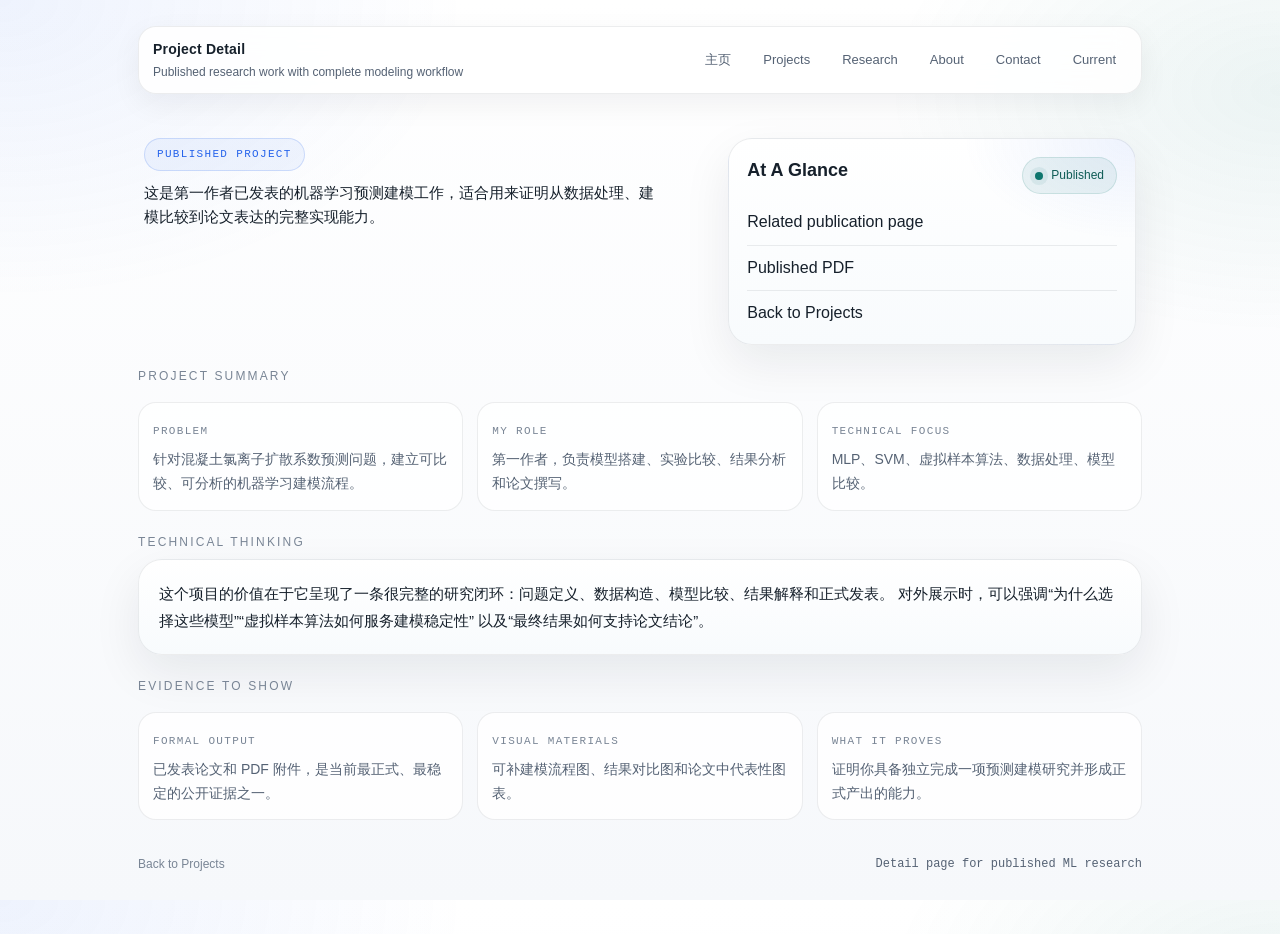
<file: projects/chloride-diffusion/index.html>
<!doctype html>
<html lang="zh-CN">
  <head>
    <meta charset="utf-8" />
    <meta name="viewport" content="width=device-width, initial-scale=1" />
    <title>Concrete Chloride Diffusion Prediction | Feiyu Zhou</title>
    <meta
      name="description"
      content="氯离子扩散预测项目详情页：机器学习建模、虚拟样本算法、模型比较与第一作者发表工作。"
    />
    <meta name="theme-color" content="#f6f8fb" />
    <link rel="icon" href="../../assets/favicon.svg" />
    <link rel="stylesheet" href="../../assets/styles.css" />
  </head>
  <body>
    <div class="wrap">
      <header class="topbar">
        <div class="brand">
          <strong>Project Detail</strong>
          <span>Published research work with complete modeling workflow</span>
        </div>
        <nav class="nav" aria-label="primary">
          <a href="../../">主页</a>
          <a href="../">Projects</a>
          <a href="../../research/">Research</a>
          <a href="../../about/">About</a>
          <a href="../../contact/">Contact</a>
          <a href="./">Current</a>
        </nav>
      </header>

      <section class="hero hero-simple">
        <div class="fade-in">
          <div class="eyebrow">Published Project</div>
          <p class="hero-lead hero-lead-wide hero-lead-strong">
            这是第一作者已发表的机器学习预测建模工作，适合用来证明从数据处理、建模比较到论文表达的完整实现能力。
          </p>
        </div>

        <aside class="project-overview-card fade-in d2">
          <div class="project-overview-head">
            <h3>At A Glance</h3>
            <span class="status-dot">Published</span>
          </div>
          <div class="project-overview-links">
            <a href="../../research/">Related publication page</a>
            <a href="../../assets/paper-2023-sustainability-chloride-diffusion.pdf">Published PDF</a>
            <a href="../">Back to Projects</a>
          </div>
        </aside>
      </section>

      <section class="section-block fade-in d2">
        <div class="section-title">Project Summary</div>
        <div class="detail-fact-grid">
          <article class="detail-fact-card">
            <span>Problem</span>
            <p>针对混凝土氯离子扩散系数预测问题，建立可比较、可分析的机器学习建模流程。</p>
          </article>
          <article class="detail-fact-card">
            <span>My Role</span>
            <p>第一作者，负责模型搭建、实验比较、结果分析和论文撰写。</p>
          </article>
          <article class="detail-fact-card">
            <span>Technical Focus</span>
            <p>MLP、SVM、虚拟样本算法、数据处理、模型比较。</p>
          </article>
        </div>
      </section>

      <section class="section-block fade-in d3">
        <div class="section-title">Technical Thinking</div>
        <div class="detail-section-card">
          <p>
            这个项目的价值在于它呈现了一条很完整的研究闭环：问题定义、数据构造、模型比较、结果解释和正式发表。
            对外展示时，可以强调“为什么选择这些模型”“虚拟样本算法如何服务建模稳定性”
            以及“最终结果如何支持论文结论”。
          </p>
        </div>
      </section>

      <section class="section-block fade-in d3">
        <div class="section-title">Evidence to Show</div>
        <div class="detail-fact-grid">
          <article class="detail-fact-card">
            <span>Formal Output</span>
            <p>已发表论文和 PDF 附件，是当前最正式、最稳定的公开证据之一。</p>
          </article>
          <article class="detail-fact-card">
            <span>Visual Materials</span>
            <p>可补建模流程图、结果对比图和论文中代表性图表。</p>
          </article>
          <article class="detail-fact-card">
            <span>What It Proves</span>
            <p>证明你具备独立完成一项预测建模研究并形成正式产出的能力。</p>
          </article>
        </div>
      </section>

      <footer class="footer">
        <div><a href="../">Back to Projects</a></div>
        <div><code>Detail page for published ML research</code></div>
      </footer>
    </div>

    <script src="../../assets/site.js"></script>
  </body>
</html>
</file>
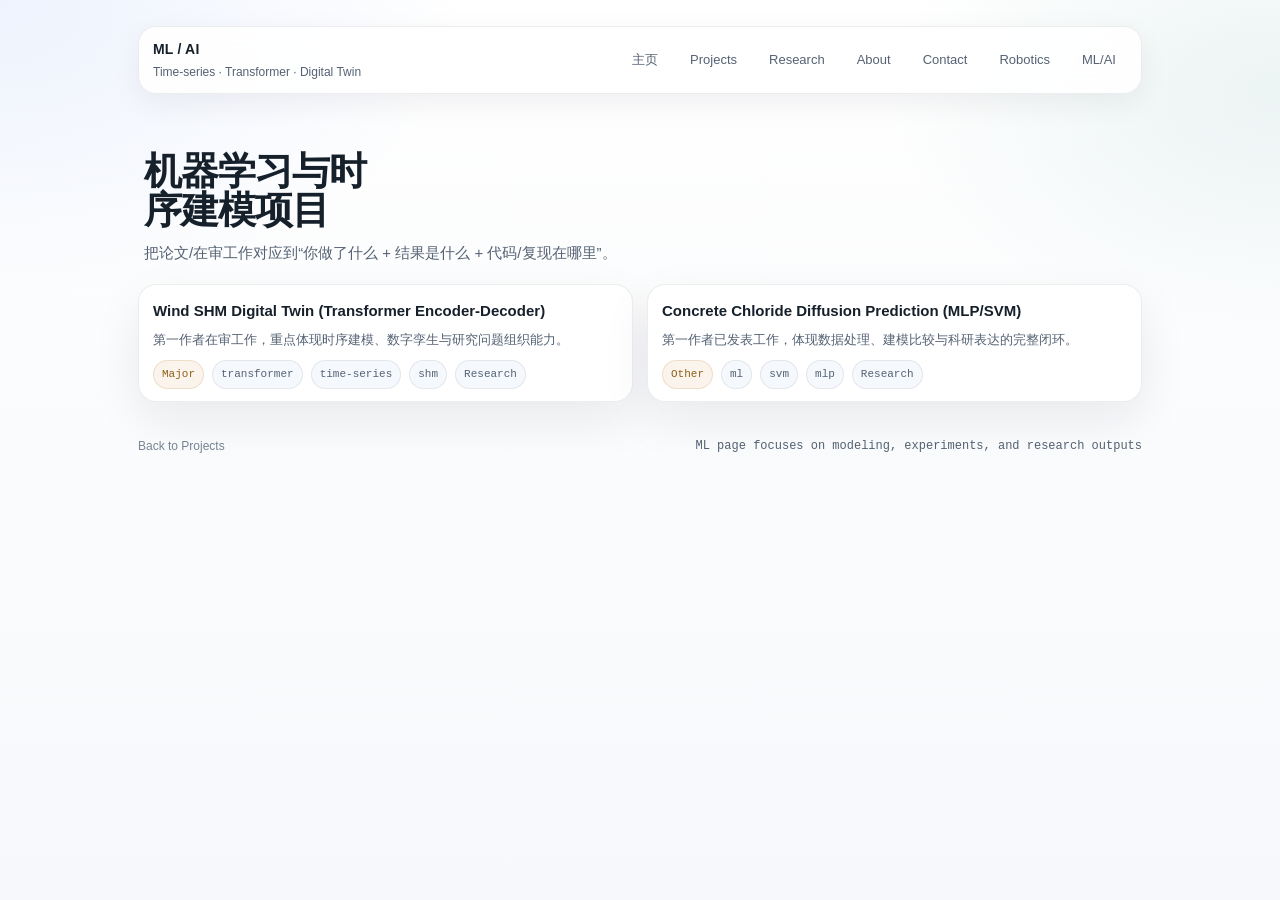
<file: projects/ml/index.html>
<!doctype html>
<html lang="zh-CN">
  <head>
    <meta charset="utf-8" />
    <meta name="viewport" content="width=device-width, initial-scale=1" />
    <title>ML/AI | Feiyu Zhou</title>
    <meta name="description" content="ML/AI projects: time-series modeling, attention, anomaly detection, digital twins." />
    <meta name="theme-color" content="#f6f8fb" />
    <link rel="icon" href="../../assets/favicon.svg" />
    <link rel="stylesheet" href="../../assets/styles.css" />
  </head>
  <body>
    <div class="wrap">
      <header class="topbar">
        <div class="brand">
          <strong>ML / AI</strong>
          <span>Time-series · Transformer · Digital Twin</span>
        </div>
        <nav class="nav" aria-label="primary">
          <a href="../../">主页</a>
          <a href="../">Projects</a>
          <a href="../../research/">Research</a>
          <a href="../../about/">About</a>
          <a href="../../contact/">Contact</a>
          <a href="../robotics/">Robotics</a>
          <a href="./">ML/AI</a>
        </nav>
      </header>

      <section class="hero" style="padding-bottom:0;">
        <div class="fade-in">
          <h1 style="font-size:38px;">机器学习与时序建模项目</h1>
          <p>把论文/在审工作对应到“你做了什么 + 结果是什么 + 代码/复现在哪里”。</p>
        </div>
      </section>

      <div class="grid fade-in d2">
        <article class="proj col-6">
          <h4>Wind SHM Digital Twin (Transformer Encoder-Decoder)</h4>
          <p>第一作者在审工作，重点体现时序建模、数字孪生与研究问题组织能力。</p>
          <div class="meta">
            <span class="tag level">Major</span>
            <span class="tag">transformer</span>
            <span class="tag">time-series</span>
            <span class="tag">shm</span>
            <a class="tag" href="../../research/">Research</a>
          </div>
        </article>

        <article class="proj col-6">
          <h4>Concrete Chloride Diffusion Prediction (MLP/SVM)</h4>
          <p>第一作者已发表工作，体现数据处理、建模比较与科研表达的完整闭环。</p>
          <div class="meta">
            <span class="tag level">Other</span>
            <span class="tag">ml</span>
            <span class="tag">svm</span>
            <span class="tag">mlp</span>
            <a class="tag" href="../../research/">Research</a>
          </div>
        </article>
      </div>

      <footer class="footer">
        <div><a href="../">Back to Projects</a></div>
        <div><code>ML page focuses on modeling, experiments, and research outputs</code></div>
      </footer>
    </div>

    <script src="../../assets/site.js"></script>
  </body>
</html>
</file>
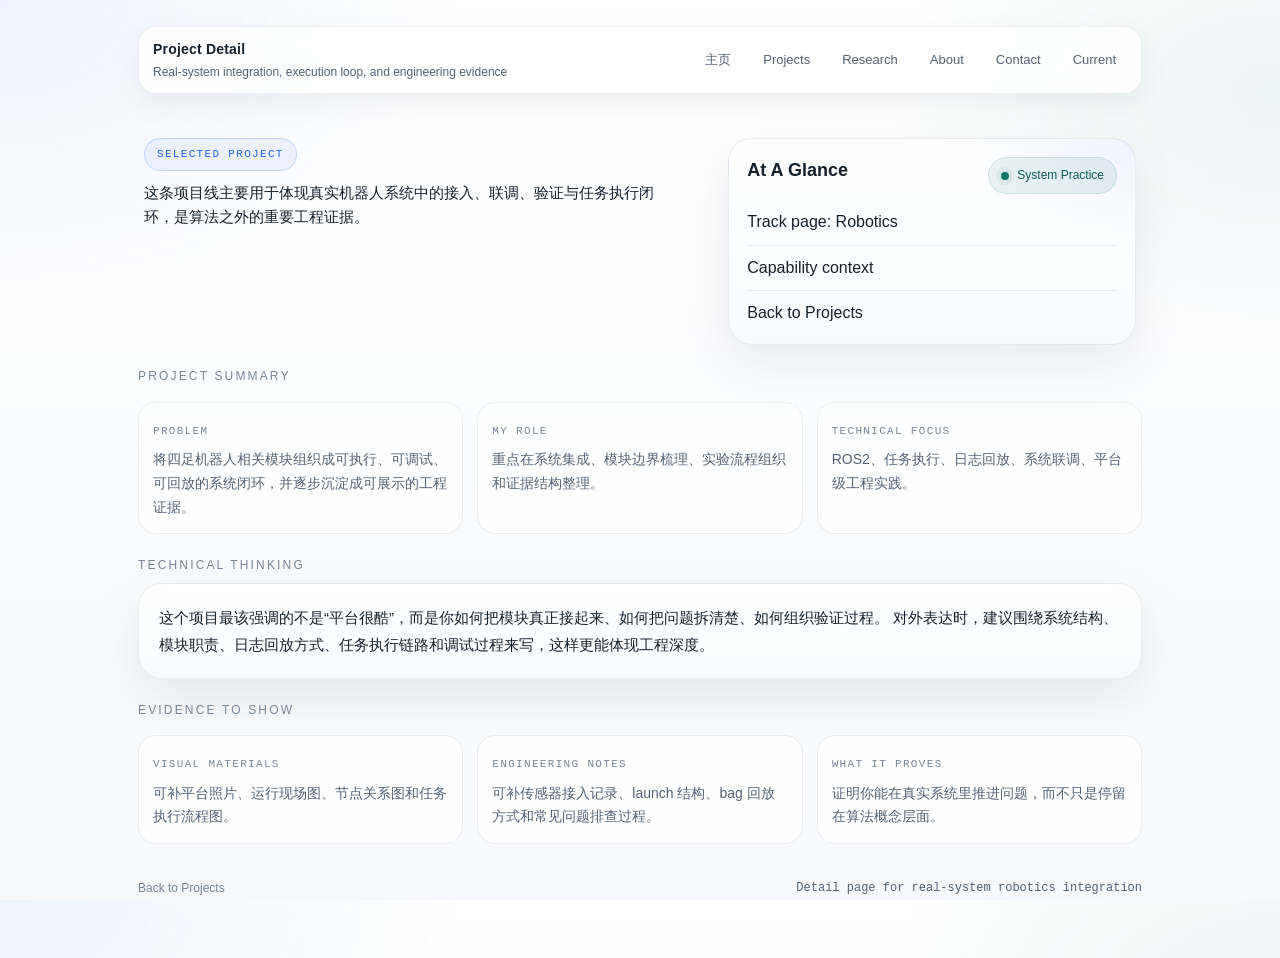
<file: projects/quadruped-integration/index.html>
<!doctype html>
<html lang="zh-CN">
  <head>
    <meta charset="utf-8" />
    <meta name="viewport" content="width=device-width, initial-scale=1" />
    <title>Quadruped Integration | Feiyu Zhou</title>
    <meta
      name="description"
      content="四足机器人系统集成项目详情页：ROS2、任务执行、日志回放、系统联调与工程闭环。"
    />
    <meta name="theme-color" content="#f6f8fb" />
    <link rel="icon" href="../../assets/favicon.svg" />
    <link rel="stylesheet" href="../../assets/styles.css" />
  </head>
  <body>
    <div class="wrap">
      <header class="topbar">
        <div class="brand">
          <strong>Project Detail</strong>
          <span>Real-system integration, execution loop, and engineering evidence</span>
        </div>
        <nav class="nav" aria-label="primary">
          <a href="../../">主页</a>
          <a href="../">Projects</a>
          <a href="../../research/">Research</a>
          <a href="../../about/">About</a>
          <a href="../../contact/">Contact</a>
          <a href="./">Current</a>
        </nav>
      </header>

      <section class="hero hero-simple">
        <div class="fade-in">
          <div class="eyebrow">Selected Project</div>
          <p class="hero-lead hero-lead-wide hero-lead-strong">
            这条项目线主要用于体现真实机器人系统中的接入、联调、验证与任务执行闭环，是算法之外的重要工程证据。
          </p>
        </div>

        <aside class="project-overview-card fade-in d2">
          <div class="project-overview-head">
            <h3>At A Glance</h3>
            <span class="status-dot">System Practice</span>
          </div>
          <div class="project-overview-links">
            <a href="../robotics/">Track page: Robotics</a>
            <a href="../../about/">Capability context</a>
            <a href="../">Back to Projects</a>
          </div>
        </aside>
      </section>

      <section class="section-block fade-in d2">
        <div class="section-title">Project Summary</div>
        <div class="detail-fact-grid">
          <article class="detail-fact-card">
            <span>Problem</span>
            <p>将四足机器人相关模块组织成可执行、可调试、可回放的系统闭环，并逐步沉淀成可展示的工程证据。</p>
          </article>
          <article class="detail-fact-card">
            <span>My Role</span>
            <p>重点在系统集成、模块边界梳理、实验流程组织和证据结构整理。</p>
          </article>
          <article class="detail-fact-card">
            <span>Technical Focus</span>
            <p>ROS2、任务执行、日志回放、系统联调、平台级工程实践。</p>
          </article>
        </div>
      </section>

      <section class="section-block fade-in d3">
        <div class="section-title">Technical Thinking</div>
        <div class="detail-section-card">
          <p>
            这个项目最该强调的不是“平台很酷”，而是你如何把模块真正接起来、如何把问题拆清楚、如何组织验证过程。
            对外表达时，建议围绕系统结构、模块职责、日志回放方式、任务执行链路和调试过程来写，这样更能体现工程深度。
          </p>
        </div>
      </section>

      <section class="section-block fade-in d3">
        <div class="section-title">Evidence to Show</div>
        <div class="detail-fact-grid">
          <article class="detail-fact-card">
            <span>Visual Materials</span>
            <p>可补平台照片、运行现场图、节点关系图和任务执行流程图。</p>
          </article>
          <article class="detail-fact-card">
            <span>Engineering Notes</span>
            <p>可补传感器接入记录、launch 结构、bag 回放方式和常见问题排查过程。</p>
          </article>
          <article class="detail-fact-card">
            <span>What It Proves</span>
            <p>证明你能在真实系统里推进问题，而不只是停留在算法概念层面。</p>
          </article>
        </div>
      </section>

      <footer class="footer">
        <div><a href="../">Back to Projects</a></div>
        <div><code>Detail page for real-system robotics integration</code></div>
      </footer>
    </div>

    <script src="../../assets/site.js"></script>
  </body>
</html>
</file>
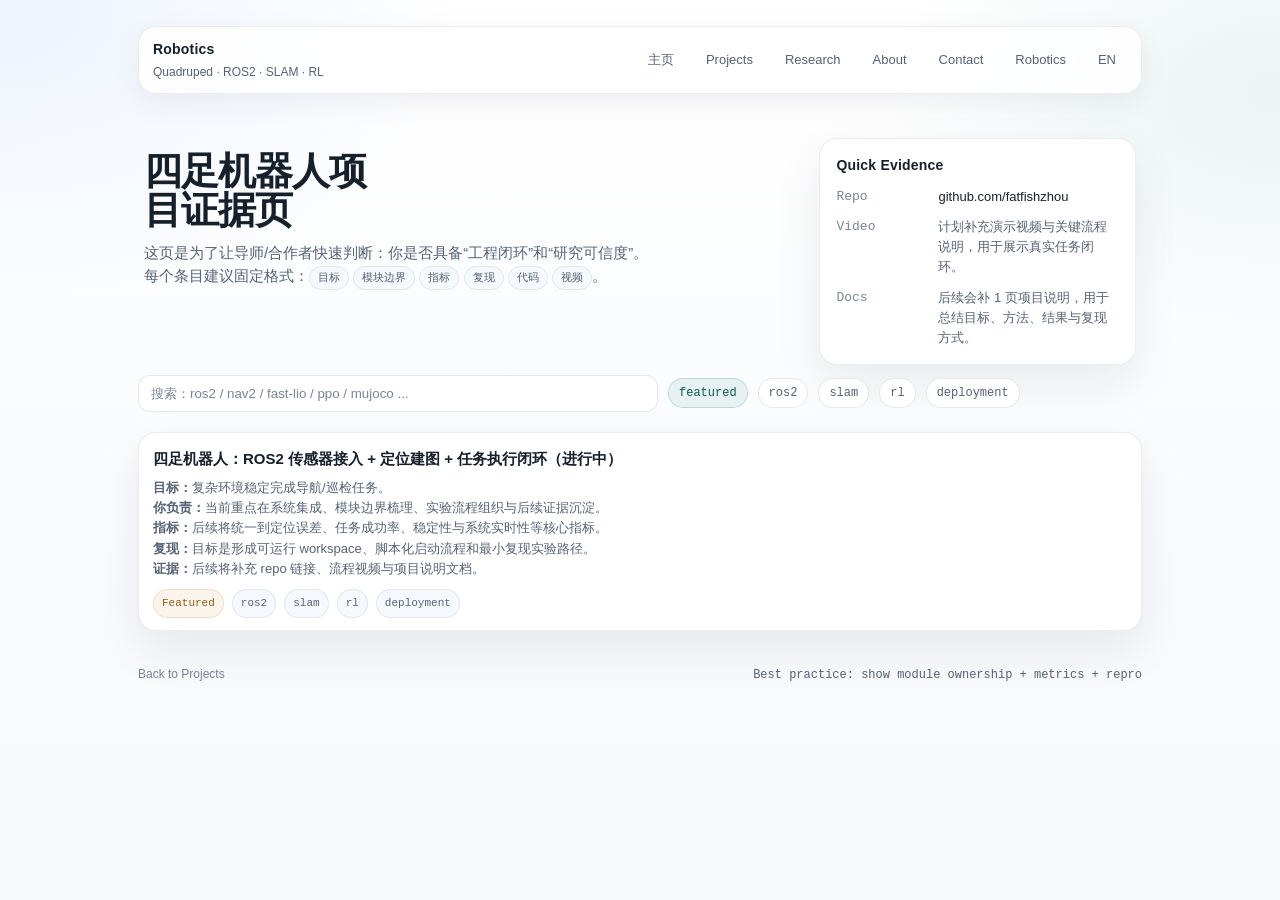
<file: projects/robotics/index.html>
<!doctype html>
<html lang="zh-CN">
  <head>
    <meta charset="utf-8" />
    <meta name="viewport" content="width=device-width, initial-scale=1" />
    <title>Robotics | Feiyu Zhou</title>
    <meta name="description" content="Robotics portfolio: quadruped, ROS2, SLAM, RL, reproducible demos." />
    <meta name="theme-color" content="#f6f8fb" />
    <link rel="icon" href="../../assets/favicon.svg" />
    <link rel="stylesheet" href="../../assets/styles.css" />
  </head>
  <body>
    <div class="wrap">
      <header class="topbar">
        <div class="brand">
          <strong>Robotics</strong>
          <span>Quadruped · ROS2 · SLAM · RL</span>
        </div>
        <nav class="nav" aria-label="primary">
          <a href="../../">主页</a>
          <a href="../">Projects</a>
          <a href="../../research/">Research</a>
          <a href="../../about/">About</a>
          <a href="../../contact/">Contact</a>
          <a href="./">Robotics</a>
          <a href="../../en/">EN</a>
        </nav>
      </header>

      <section class="hero" style="padding-bottom:0;">
        <div class="fade-in">
          <h1 style="font-size:38px;">四足机器人项目证据页</h1>
          <p>
            这页是为了让导师/合作者快速判断：你是否具备“工程闭环”和“研究可信度”。
            每个条目建议固定格式：<span class="tag">目标</span> <span class="tag">模块边界</span>
            <span class="tag">指标</span> <span class="tag">复现</span> <span class="tag">代码</span> <span class="tag">视频</span>。
          </p>
        </div>

        <aside class="card fade-in d2">
          <h3>Quick Evidence</h3>
          <div class="kv">
            <div>Repo</div>
            <div><a href="https://github.com/fatfishzhou" target="_blank" rel="noreferrer">github.com/fatfishzhou</a></div>
            <div>Video</div>
            <div>计划补充演示视频与关键流程说明，用于展示真实任务闭环。</div>
            <div>Docs</div>
            <div>后续会补 1 页项目说明，用于总结目标、方法、结果与复现方式。</div>
          </div>
        </aside>
      </section>

      <div class="filters fade-in d2">
        <input type="search" placeholder="搜索：ros2 / nav2 / fast-lio / ppo / mujoco ..." data-filter-search />
        <button class="chip" type="button" aria-pressed="true" data-filter-chip data-token="featured">featured</button>
        <button class="chip" type="button" aria-pressed="false" data-filter-chip data-token="ros2">ros2</button>
        <button class="chip" type="button" aria-pressed="false" data-filter-chip data-token="slam">slam</button>
        <button class="chip" type="button" aria-pressed="false" data-filter-chip data-token="rl">rl</button>
        <button class="chip" type="button" aria-pressed="false" data-filter-chip data-token="deployment">deployment</button>
      </div>

      <div class="grid fade-in d3" data-project-list>
        <article class="proj col-12" data-project data-level="featured" data-tags="robotics,ros2,slam,rl,deployment">
          <h4>四足机器人：ROS2 传感器接入 + 定位建图 + 任务执行闭环（进行中）</h4>
          <p>
            <b>目标：</b>复杂环境稳定完成导航/巡检任务。<br />
            <b>你负责：</b>当前重点在系统集成、模块边界梳理、实验流程组织与后续证据沉淀。<br />
            <b>指标：</b>后续将统一到定位误差、任务成功率、稳定性与系统实时性等核心指标。<br />
            <b>复现：</b>目标是形成可运行 workspace、脚本化启动流程和最小复现实验路径。<br />
            <b>证据：</b>后续将补充 repo 链接、流程视频与项目说明文档。
          </p>
          <div class="meta">
            <span class="tag level">Featured</span>
            <span class="tag">ros2</span>
            <span class="tag">slam</span>
            <span class="tag">rl</span>
            <span class="tag">deployment</span>
          </div>
        </article>

        <article class="proj col-6" data-project data-level="major" data-tags="ros2,nav2,deployment">
          <h4>ROS2 工程化：workspace 结构 + 启动/参数 + 日志/回放</h4>
          <p>
            <b>目标：</b>把“能跑”变成“可复现、可调试、可交付”。<br />
            <b>内容：</b>包结构约定、launch/params 组织、rosbag 记录回放、脚本化评估。<br />
            <b>证据：</b>后续会通过仓库说明、启动脚本和实验记录进行补充。
          </p>
          <div class="meta">
            <span class="tag level">Major</span>
            <span class="tag">ros2</span>
            <span class="tag">deployment</span>
            <span class="tag">nav2</span>
          </div>
        </article>

        <article class="proj col-6" data-project data-level="major" data-tags="slam,lidar,vi">
          <h4>SLAM 对比：退化工况下的鲁棒性实验</h4>
          <p>
            <b>目标：</b>在动态/弱纹理/遮挡等场景，定位漂移可控。<br />
            <b>方法：</b>将围绕主流激光或视觉惯导方案进行统一对比。<br />
            <b>指标：</b>重点关注 ATE/RPE、实时性、鲁棒性和系统资源消耗。<br />
            <b>证据：</b>后续计划补图表、数据包与评估脚本说明。
          </p>
          <div class="meta">
            <span class="tag level">Major</span>
            <span class="tag">slam</span>
            <span class="tag">lidar</span>
            <span class="tag">vi</span>
          </div>
        </article>

        <article class="proj col-12" data-project data-level="other" data-tags="rl,ppo,mujoco,isaac">
          <h4>强化学习：仿真训练与迁移（PPO/SAC）</h4>
          <p>
            <b>目标：</b>让策略在扰动与不同地形下保持稳定，并具备 sim-to-real 路线。<br />
            <b>仿真：</b>将围绕主流仿真平台建立训练与对比实验流程。<br />
            <b>结果：</b>后续重点展示成功率、跌倒率、能耗与泛化表现。<br />
            <b>安全：</b>计划通过动作约束和分级上线控制真实系统风险。<br />
            <b>证据：</b>后续将补充训练曲线、视频与代码入口。
          </p>
          <div class="meta">
            <span class="tag level">Other</span>
            <span class="tag">rl</span>
            <span class="tag">ppo</span>
            <span class="tag">mujoco</span>
            <span class="tag">isaac</span>
          </div>
        </article>
      </div>

      <footer class="footer">
        <div><a href="../">Back to Projects</a></div>
        <div><code>Best practice: show module ownership + metrics + repro</code></div>
      </footer>
    </div>

    <script src="../../assets/site.js"></script>
  </body>
</html>
</file>
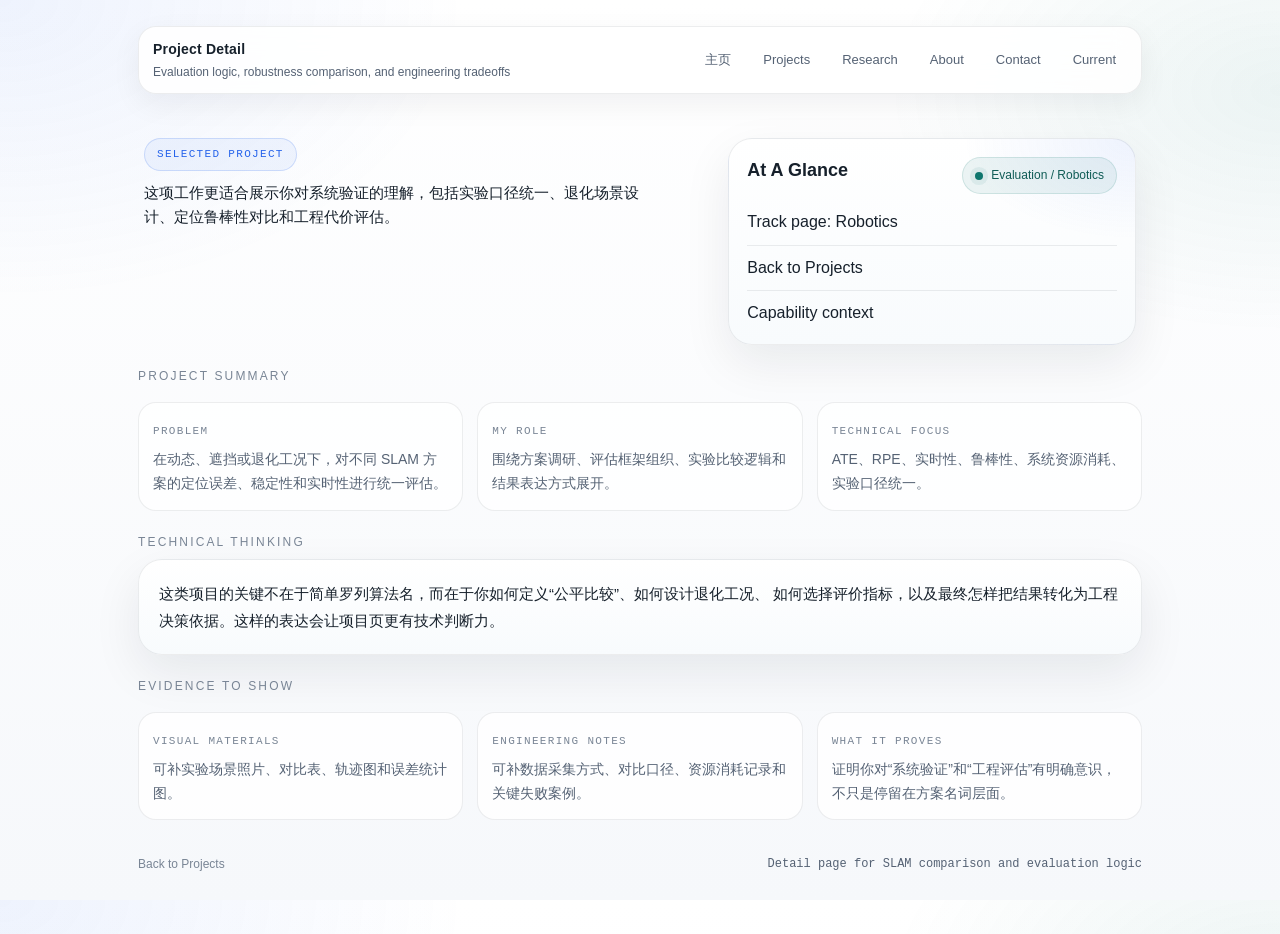
<file: projects/slam-evaluation/index.html>
<!doctype html>
<html lang="zh-CN">
  <head>
    <meta charset="utf-8" />
    <meta name="viewport" content="width=device-width, initial-scale=1" />
    <title>SLAM Evaluation | Feiyu Zhou</title>
    <meta
      name="description"
      content="SLAM 对比评估项目详情页：退化工况、鲁棒性评估、ATE/RPE、实时性与工程代价。"
    />
    <meta name="theme-color" content="#f6f8fb" />
    <link rel="icon" href="../../assets/favicon.svg" />
    <link rel="stylesheet" href="../../assets/styles.css" />
  </head>
  <body>
    <div class="wrap">
      <header class="topbar">
        <div class="brand">
          <strong>Project Detail</strong>
          <span>Evaluation logic, robustness comparison, and engineering tradeoffs</span>
        </div>
        <nav class="nav" aria-label="primary">
          <a href="../../">主页</a>
          <a href="../">Projects</a>
          <a href="../../research/">Research</a>
          <a href="../../about/">About</a>
          <a href="../../contact/">Contact</a>
          <a href="./">Current</a>
        </nav>
      </header>

      <section class="hero hero-simple">
        <div class="fade-in">
          <div class="eyebrow">Selected Project</div>
          <p class="hero-lead hero-lead-wide hero-lead-strong">
            这项工作更适合展示你对系统验证的理解，包括实验口径统一、退化场景设计、定位鲁棒性对比和工程代价评估。
          </p>
        </div>

        <aside class="project-overview-card fade-in d2">
          <div class="project-overview-head">
            <h3>At A Glance</h3>
            <span class="status-dot">Evaluation / Robotics</span>
          </div>
          <div class="project-overview-links">
            <a href="../robotics/">Track page: Robotics</a>
            <a href="../">Back to Projects</a>
            <a href="../../about/">Capability context</a>
          </div>
        </aside>
      </section>

      <section class="section-block fade-in d2">
        <div class="section-title">Project Summary</div>
        <div class="detail-fact-grid">
          <article class="detail-fact-card">
            <span>Problem</span>
            <p>在动态、遮挡或退化工况下，对不同 SLAM 方案的定位误差、稳定性和实时性进行统一评估。</p>
          </article>
          <article class="detail-fact-card">
            <span>My Role</span>
            <p>围绕方案调研、评估框架组织、实验比较逻辑和结果表达方式展开。</p>
          </article>
          <article class="detail-fact-card">
            <span>Technical Focus</span>
            <p>ATE、RPE、实时性、鲁棒性、系统资源消耗、实验口径统一。</p>
          </article>
        </div>
      </section>

      <section class="section-block fade-in d3">
        <div class="section-title">Technical Thinking</div>
        <div class="detail-section-card">
          <p>
            这类项目的关键不在于简单罗列算法名，而在于你如何定义“公平比较”、如何设计退化工况、
            如何选择评价指标，以及最终怎样把结果转化为工程决策依据。这样的表达会让项目页更有技术判断力。
          </p>
        </div>
      </section>

      <section class="section-block fade-in d3">
        <div class="section-title">Evidence to Show</div>
        <div class="detail-fact-grid">
          <article class="detail-fact-card">
            <span>Visual Materials</span>
            <p>可补实验场景照片、对比表、轨迹图和误差统计图。</p>
          </article>
          <article class="detail-fact-card">
            <span>Engineering Notes</span>
            <p>可补数据采集方式、对比口径、资源消耗记录和关键失败案例。</p>
          </article>
          <article class="detail-fact-card">
            <span>What It Proves</span>
            <p>证明你对“系统验证”和“工程评估”有明确意识，不只是停留在方案名词层面。</p>
          </article>
        </div>
      </section>

      <footer class="footer">
        <div><a href="../">Back to Projects</a></div>
        <div><code>Detail page for SLAM comparison and evaluation logic</code></div>
      </footer>
    </div>

    <script src="../../assets/site.js"></script>
  </body>
</html>
</file>
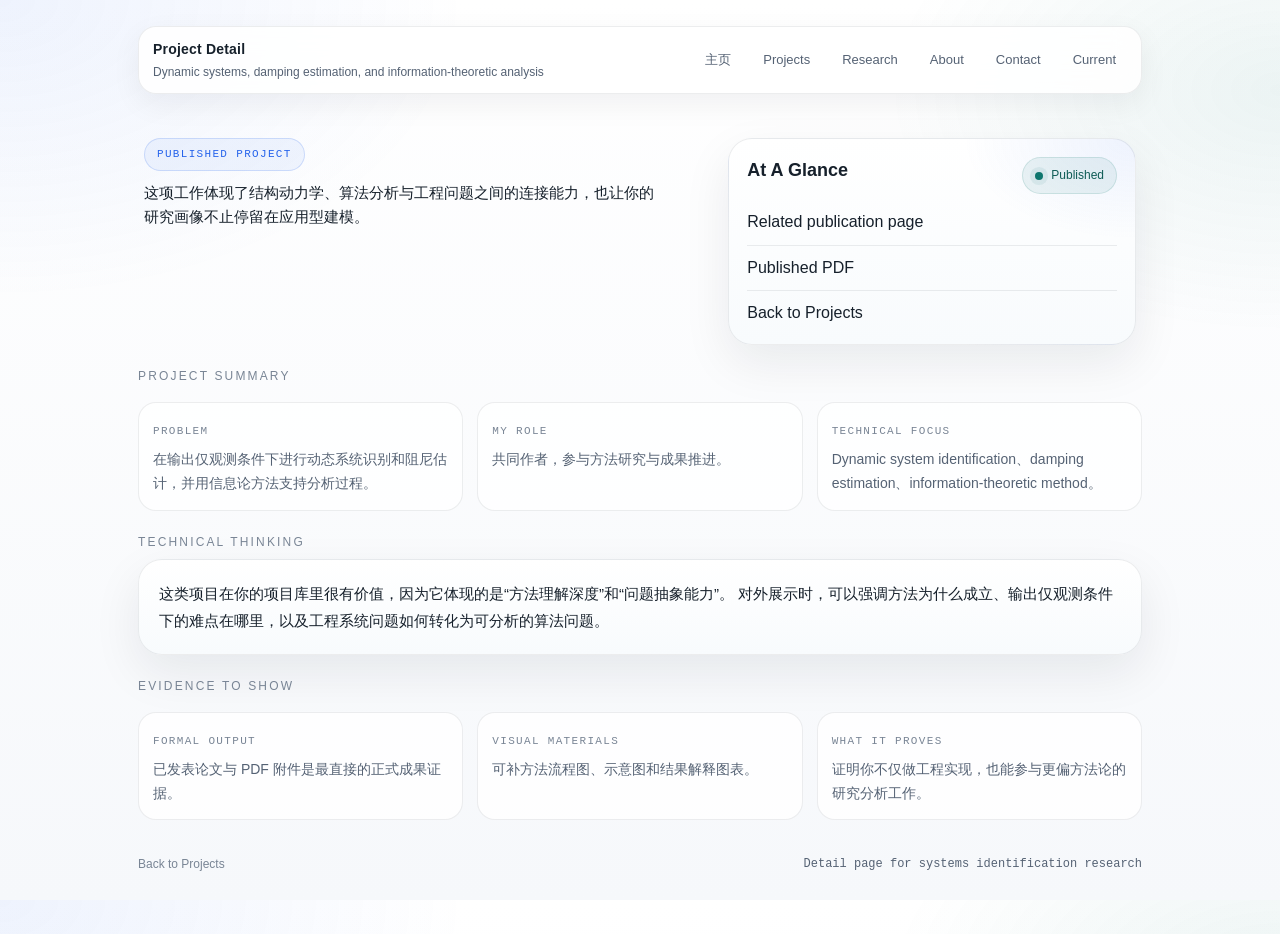
<file: projects/system-identification/index.html>
<!doctype html>
<html lang="zh-CN">
  <head>
    <meta charset="utf-8" />
    <meta name="viewport" content="width=device-width, initial-scale=1" />
    <title>Dynamic System Identification | Feiyu Zhou</title>
    <meta
      name="description"
      content="动态系统识别项目详情页：信息论方法、阻尼估计、输出仅观测条件下的系统识别。"
    />
    <meta name="theme-color" content="#f6f8fb" />
    <link rel="icon" href="../../assets/favicon.svg" />
    <link rel="stylesheet" href="../../assets/styles.css" />
  </head>
  <body>
    <div class="wrap">
      <header class="topbar">
        <div class="brand">
          <strong>Project Detail</strong>
          <span>Dynamic systems, damping estimation, and information-theoretic analysis</span>
        </div>
        <nav class="nav" aria-label="primary">
          <a href="../../">主页</a>
          <a href="../">Projects</a>
          <a href="../../research/">Research</a>
          <a href="../../about/">About</a>
          <a href="../../contact/">Contact</a>
          <a href="./">Current</a>
        </nav>
      </header>

      <section class="hero hero-simple">
        <div class="fade-in">
          <div class="eyebrow">Published Project</div>
          <p class="hero-lead hero-lead-wide hero-lead-strong">
            这项工作体现了结构动力学、算法分析与工程问题之间的连接能力，也让你的研究画像不止停留在应用型建模。
          </p>
        </div>

        <aside class="project-overview-card fade-in d2">
          <div class="project-overview-head">
            <h3>At A Glance</h3>
            <span class="status-dot">Published</span>
          </div>
          <div class="project-overview-links">
            <a href="../../research/">Related publication page</a>
            <a href="../../assets/paper-2026-jdsmc-information-theoretic-system-id.pdf">Published PDF</a>
            <a href="../">Back to Projects</a>
          </div>
        </aside>
      </section>

      <section class="section-block fade-in d2">
        <div class="section-title">Project Summary</div>
        <div class="detail-fact-grid">
          <article class="detail-fact-card">
            <span>Problem</span>
            <p>在输出仅观测条件下进行动态系统识别和阻尼估计，并用信息论方法支持分析过程。</p>
          </article>
          <article class="detail-fact-card">
            <span>My Role</span>
            <p>共同作者，参与方法研究与成果推进。</p>
          </article>
          <article class="detail-fact-card">
            <span>Technical Focus</span>
            <p>Dynamic system identification、damping estimation、information-theoretic method。</p>
          </article>
        </div>
      </section>

      <section class="section-block fade-in d3">
        <div class="section-title">Technical Thinking</div>
        <div class="detail-section-card">
          <p>
            这类项目在你的项目库里很有价值，因为它体现的是“方法理解深度”和“问题抽象能力”。
            对外展示时，可以强调方法为什么成立、输出仅观测条件下的难点在哪里，以及工程系统问题如何转化为可分析的算法问题。
          </p>
        </div>
      </section>

      <section class="section-block fade-in d3">
        <div class="section-title">Evidence to Show</div>
        <div class="detail-fact-grid">
          <article class="detail-fact-card">
            <span>Formal Output</span>
            <p>已发表论文与 PDF 附件是最直接的正式成果证据。</p>
          </article>
          <article class="detail-fact-card">
            <span>Visual Materials</span>
            <p>可补方法流程图、示意图和结果解释图表。</p>
          </article>
          <article class="detail-fact-card">
            <span>What It Proves</span>
            <p>证明你不仅做工程实现，也能参与更偏方法论的研究分析工作。</p>
          </article>
        </div>
      </section>

      <footer class="footer">
        <div><a href="../">Back to Projects</a></div>
        <div><code>Detail page for systems identification research</code></div>
      </footer>
    </div>

    <script src="../../assets/site.js"></script>
  </body>
</html>
</file>
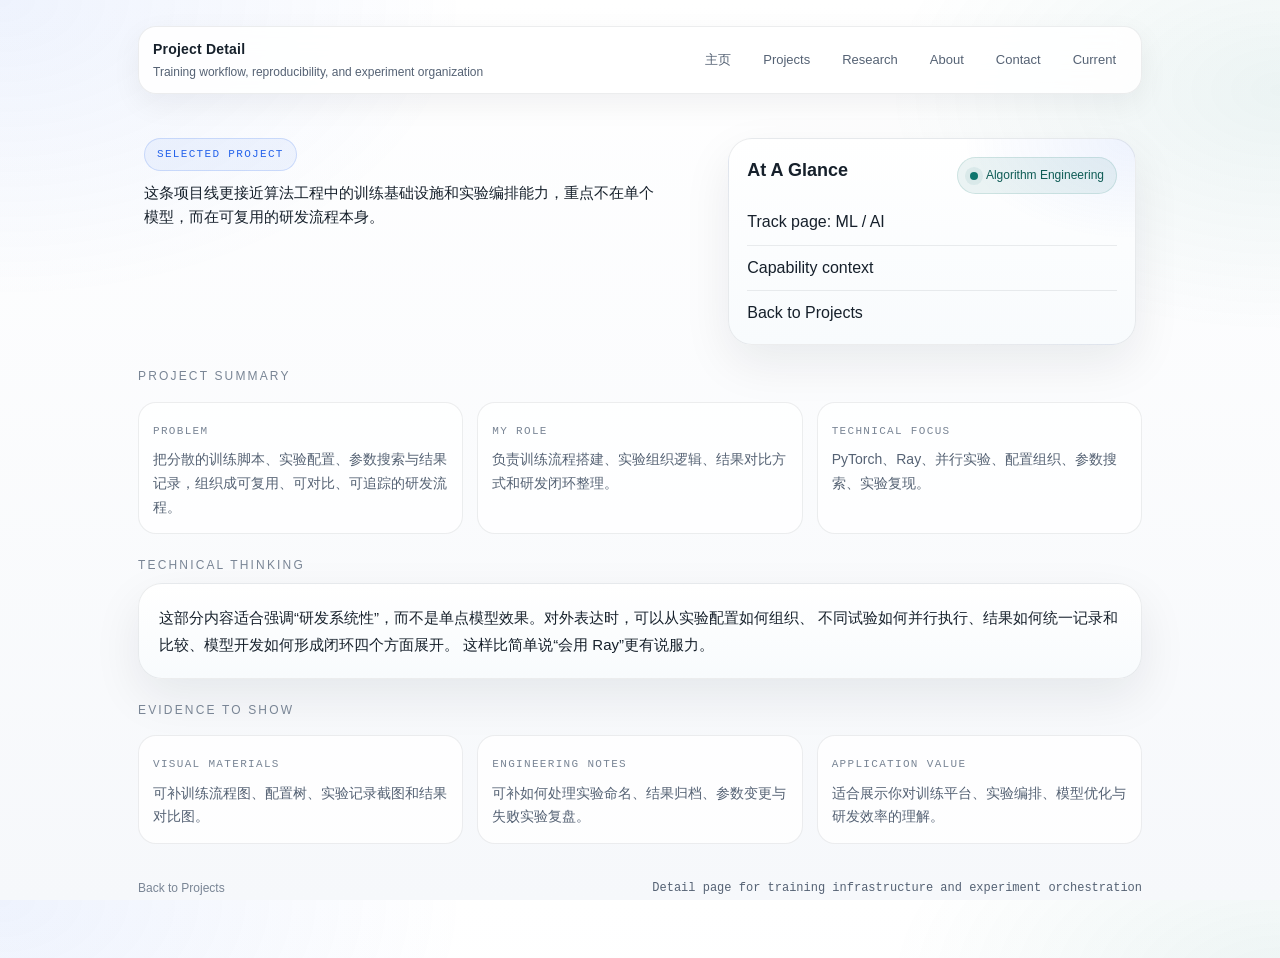
<file: projects/training-workflows/index.html>
<!doctype html>
<html lang="zh-CN">
  <head>
    <meta charset="utf-8" />
    <meta name="viewport" content="width=device-width, initial-scale=1" />
    <title>Training Workflow and Ray | Feiyu Zhou</title>
    <meta
      name="description"
      content="训练流程与 Ray 实验组织项目详情页：PyTorch、实验编排、并行试验、参数搜索与可复现性。"
    />
    <meta name="theme-color" content="#f6f8fb" />
    <link rel="icon" href="../../assets/favicon.svg" />
    <link rel="stylesheet" href="../../assets/styles.css" />
  </head>
  <body>
    <div class="wrap">
      <header class="topbar">
        <div class="brand">
          <strong>Project Detail</strong>
          <span>Training workflow, reproducibility, and experiment organization</span>
        </div>
        <nav class="nav" aria-label="primary">
          <a href="../../">主页</a>
          <a href="../">Projects</a>
          <a href="../../research/">Research</a>
          <a href="../../about/">About</a>
          <a href="../../contact/">Contact</a>
          <a href="./">Current</a>
        </nav>
      </header>

      <section class="hero hero-simple">
        <div class="fade-in">
          <div class="eyebrow">Selected Project</div>
          <p class="hero-lead hero-lead-wide hero-lead-strong">
            这条项目线更接近算法工程中的训练基础设施和实验编排能力，重点不在单个模型，而在可复用的研发流程本身。
          </p>
        </div>

        <aside class="project-overview-card fade-in d2">
          <div class="project-overview-head">
            <h3>At A Glance</h3>
            <span class="status-dot">Algorithm Engineering</span>
          </div>
          <div class="project-overview-links">
            <a href="../ml/">Track page: ML / AI</a>
            <a href="../../about/">Capability context</a>
            <a href="../">Back to Projects</a>
          </div>
        </aside>
      </section>

      <section class="section-block fade-in d2">
        <div class="section-title">Project Summary</div>
        <div class="detail-fact-grid">
          <article class="detail-fact-card">
            <span>Problem</span>
            <p>把分散的训练脚本、实验配置、参数搜索与结果记录，组织成可复用、可对比、可追踪的研发流程。</p>
          </article>
          <article class="detail-fact-card">
            <span>My Role</span>
            <p>负责训练流程搭建、实验组织逻辑、结果对比方式和研发闭环整理。</p>
          </article>
          <article class="detail-fact-card">
            <span>Technical Focus</span>
            <p>PyTorch、Ray、并行实验、配置组织、参数搜索、实验复现。</p>
          </article>
        </div>
      </section>

      <section class="section-block fade-in d3">
        <div class="section-title">Technical Thinking</div>
        <div class="detail-section-card">
          <p>
            这部分内容适合强调“研发系统性”，而不是单点模型效果。对外表达时，可以从实验配置如何组织、
            不同试验如何并行执行、结果如何统一记录和比较、模型开发如何形成闭环四个方面展开。
            这样比简单说“会用 Ray”更有说服力。
          </p>
        </div>
      </section>

      <section class="section-block fade-in d3">
        <div class="section-title">Evidence to Show</div>
        <div class="detail-fact-grid">
          <article class="detail-fact-card">
            <span>Visual Materials</span>
            <p>可补训练流程图、配置树、实验记录截图和结果对比图。</p>
          </article>
          <article class="detail-fact-card">
            <span>Engineering Notes</span>
            <p>可补如何处理实验命名、结果归档、参数变更与失败实验复盘。</p>
          </article>
          <article class="detail-fact-card">
            <span>Application Value</span>
            <p>适合展示你对训练平台、实验编排、模型优化与研发效率的理解。</p>
          </article>
        </div>
      </section>

      <footer class="footer">
        <div><a href="../">Back to Projects</a></div>
        <div><code>Detail page for training infrastructure and experiment orchestration</code></div>
      </footer>
    </div>

    <script src="../../assets/site.js"></script>
  </body>
</html>
</file>
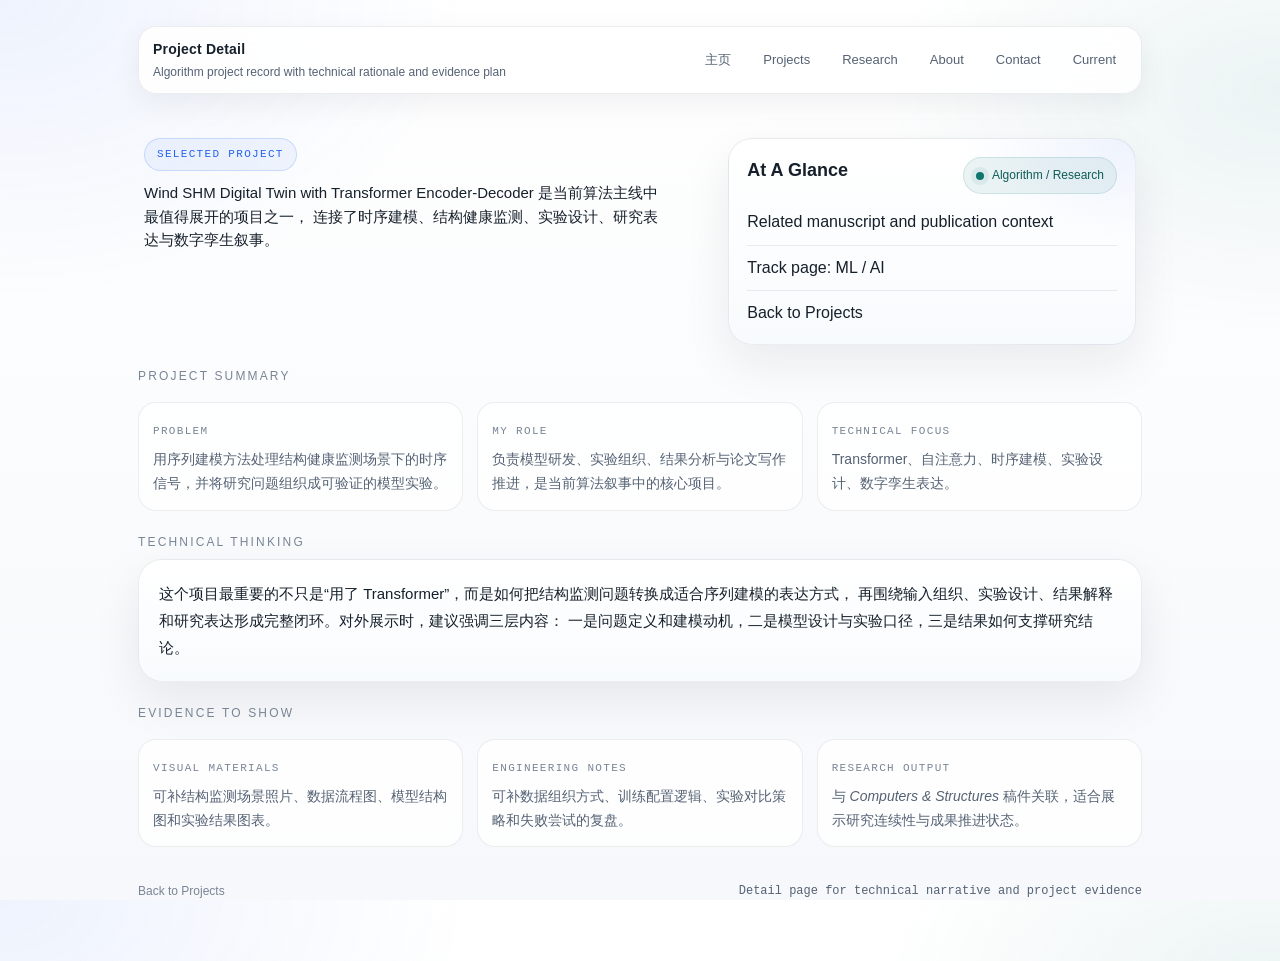
<file: projects/wind-shm/index.html>
<!doctype html>
<html lang="zh-CN">
  <head>
    <meta charset="utf-8" />
    <meta name="viewport" content="width=device-width, initial-scale=1" />
    <title>Wind SHM Digital Twin | Feiyu Zhou</title>
    <meta
      name="description"
      content="Wind SHM Digital Twin 项目详情页：Transformer、自注意力、时序建模、实验设计与研究输出。"
    />
    <meta name="theme-color" content="#f6f8fb" />
    <link rel="icon" href="../../assets/favicon.svg" />
    <link rel="stylesheet" href="../../assets/styles.css" />
  </head>
  <body>
    <div class="wrap">
      <header class="topbar">
        <div class="brand">
          <strong>Project Detail</strong>
          <span>Algorithm project record with technical rationale and evidence plan</span>
        </div>
        <nav class="nav" aria-label="primary">
          <a href="../../">主页</a>
          <a href="../">Projects</a>
          <a href="../../research/">Research</a>
          <a href="../../about/">About</a>
          <a href="../../contact/">Contact</a>
          <a href="./">Current</a>
        </nav>
      </header>

      <section class="hero hero-simple">
        <div class="fade-in">
          <div class="eyebrow">Selected Project</div>
          <p class="hero-lead hero-lead-wide hero-lead-strong">
            Wind SHM Digital Twin with Transformer Encoder-Decoder 是当前算法主线中最值得展开的项目之一，
            连接了时序建模、结构健康监测、实验设计、研究表达与数字孪生叙事。
          </p>
        </div>

        <aside class="project-overview-card fade-in d2">
          <div class="project-overview-head">
            <h3>At A Glance</h3>
            <span class="status-dot">Algorithm / Research</span>
          </div>
          <div class="project-overview-links">
            <a href="../../research/">Related manuscript and publication context</a>
            <a href="../ml/">Track page: ML / AI</a>
            <a href="../">Back to Projects</a>
          </div>
        </aside>
      </section>

      <section class="section-block fade-in d2">
        <div class="section-title">Project Summary</div>
        <div class="detail-fact-grid">
          <article class="detail-fact-card">
            <span>Problem</span>
            <p>用序列建模方法处理结构健康监测场景下的时序信号，并将研究问题组织成可验证的模型实验。</p>
          </article>
          <article class="detail-fact-card">
            <span>My Role</span>
            <p>负责模型研发、实验组织、结果分析与论文写作推进，是当前算法叙事中的核心项目。</p>
          </article>
          <article class="detail-fact-card">
            <span>Technical Focus</span>
            <p>Transformer、自注意力、时序建模、实验设计、数字孪生表达。</p>
          </article>
        </div>
      </section>

      <section class="section-block fade-in d3">
        <div class="section-title">Technical Thinking</div>
        <div class="detail-section-card">
          <p>
            这个项目最重要的不只是“用了 Transformer”，而是如何把结构监测问题转换成适合序列建模的表达方式，
            再围绕输入组织、实验设计、结果解释和研究表达形成完整闭环。对外展示时，建议强调三层内容：
            一是问题定义和建模动机，二是模型设计与实验口径，三是结果如何支撑研究结论。
          </p>
        </div>
      </section>

      <section class="section-block fade-in d3">
        <div class="section-title">Evidence to Show</div>
        <div class="detail-fact-grid">
          <article class="detail-fact-card">
            <span>Visual Materials</span>
            <p>可补结构监测场景照片、数据流程图、模型结构图和实验结果图表。</p>
          </article>
          <article class="detail-fact-card">
            <span>Engineering Notes</span>
            <p>可补数据组织方式、训练配置逻辑、实验对比策略和失败尝试的复盘。</p>
          </article>
          <article class="detail-fact-card">
            <span>Research Output</span>
            <p>与 <em>Computers &amp; Structures</em> 稿件关联，适合展示研究连续性与成果推进状态。</p>
          </article>
        </div>
      </section>

      <footer class="footer">
        <div><a href="../">Back to Projects</a></div>
        <div><code>Detail page for technical narrative and project evidence</code></div>
      </footer>
    </div>

    <script src="../../assets/site.js"></script>
  </body>
</html>
</file>
<file: assets/styles.css>
:root {
  --bg0: #f6f8fb;
  --bg1: #eef3f8;
  --bg2: #ffffff;
  --card: #ffffff;
  --card2: #f5f8fc;
  --border: #d8e1eb;
  --text: #16202b;
  --muted: #556274;
  --muted2: #798595;
  --accent: #0f766e;
  --accent2: #b7791f;
  --accent3: #2563eb;
  --danger: #c2410c;
  --shadow: 0 18px 48px rgba(15, 23, 42, 0.08);

  --radius: 18px;
  --radius2: 12px;
  --maxw: 1040px;
  --mono: ui-monospace, SFMono-Regular, Menlo, Monaco, Consolas, "Liberation Mono", "Courier New", monospace;
  --sans: "Avenir Next", "Segoe UI", "PingFang SC", "Hiragino Sans GB",
    "Microsoft YaHei", "Noto Sans CJK SC", sans-serif;
}

* { box-sizing: border-box; }
html, body { height: 100%; }

body {
  margin: 0;
  color: var(--text);
  font-family: var(--sans);
  line-height: 1.55;
  background:
    radial-gradient(780px 500px at 0% 0%, rgba(37, 99, 235, 0.08), transparent 60%),
    radial-gradient(680px 420px at 100% 10%, rgba(15, 118, 110, 0.08), transparent 58%),
    linear-gradient(180deg, var(--bg2), var(--bg0));
}

a {
  color: inherit;
  text-decoration: none;
}

a:hover {
  text-decoration: underline;
  text-underline-offset: 3px;
}

.wrap {
  max-width: var(--maxw);
  margin: 0 auto;
  padding: 26px 18px 60px;
}

.topbar {
  display: flex;
  align-items: center;
  justify-content: space-between;
  gap: 14px;
  padding: 12px 14px;
  border: 1px solid rgba(22, 32, 43, 0.08);
  border-radius: var(--radius);
  background: rgba(255, 255, 255, 0.86);
  backdrop-filter: blur(12px);
  box-shadow: 0 10px 30px rgba(15, 23, 42, 0.06);
  position: sticky;
  top: 14px;
  z-index: 10;
}

.brand {
  display: flex;
  flex-direction: column;
  gap: 2px;
}

.brand strong {
  letter-spacing: 0.2px;
  font-size: 14px;
}

.brand span {
  font-size: 12px;
  color: var(--muted);
}

.nav {
  display: flex;
  flex-wrap: wrap;
  gap: 10px;
  justify-content: flex-end;
}

.nav a {
  font-size: 13px;
  padding: 8px 10px;
  border-radius: 999px;
  border: 1px solid transparent;
  color: var(--muted);
}

.nav a[aria-current="page"] {
  color: var(--accent3);
  border-color: rgba(37, 99, 235, 0.18);
  background: rgba(37, 99, 235, 0.08);
}

.nav a:hover {
  color: var(--text);
  border-color: rgba(22, 32, 43, 0.1);
  background: rgba(255, 255, 255, 0.82);
  text-decoration: none;
}

.hero {
  padding: 44px 6px 12px;
  display: grid;
  grid-template-columns: 1.35fr 0.65fr;
  gap: 18px;
  align-items: start;
}

.home-hero {
  grid-template-columns: minmax(0, 1.2fr) minmax(320px, 0.8fr);
  gap: 22px;
  padding-top: 48px;
}

.home-hero-main {
  position: relative;
}

.eyebrow {
  display: inline-flex;
  align-items: center;
  gap: 8px;
  padding: 7px 12px;
  border-radius: 999px;
  border: 1px solid rgba(37, 99, 235, 0.18);
  background: rgba(37, 99, 235, 0.06);
  color: var(--accent3);
  font-family: var(--mono);
  font-size: 11px;
  letter-spacing: 0.12em;
  text-transform: uppercase;
}

.hero h1 {
  margin: 14px 0 8px;
  font-size: 50px;
  line-height: 1.03;
  letter-spacing: -1.1px;
  max-width: 11ch;
}

.hero p {
  margin: 10px 0 0;
  color: var(--muted);
  font-size: 15px;
  max-width: 62ch;
}

.hero-lead {
  font-size: 16px;
  color: var(--muted);
  max-width: 58ch;
}

.hero p.hero-lead-strong {
  color: var(--text);
  font-weight: 500;
}

.hero-actions {
  display: flex;
  flex-wrap: wrap;
  gap: 10px;
  margin-top: 22px;
}

.button {
  display: inline-flex;
  align-items: center;
  justify-content: center;
  min-height: 42px;
  padding: 10px 16px;
  border-radius: 999px;
  border: 1px solid rgba(22, 32, 43, 0.1);
  background: #ffffff;
  color: var(--text);
  font-size: 14px;
  font-weight: 600;
  text-decoration: none;
  transition: transform 180ms ease, border-color 180ms ease, background 180ms ease, box-shadow 180ms ease;
}

.button:hover {
  transform: translateY(-1px);
  border-color: rgba(22, 32, 43, 0.18);
  background: #f9fbfd;
  box-shadow: 0 10px 20px rgba(15, 23, 42, 0.05);
  text-decoration: none;
}

.button.primary {
  border-color: rgba(15, 118, 110, 0.2);
  background: linear-gradient(135deg, rgba(15, 118, 110, 0.12), rgba(37, 99, 235, 0.08));
  color: #0f4c47;
}

.button.ghost {
  background: transparent;
  color: var(--muted);
}

.pillrow {
  display: flex;
  flex-wrap: wrap;
  gap: 10px;
  margin-top: 16px;
}

.pill {
  font-family: var(--mono);
  font-size: 12px;
  padding: 7px 10px;
  border-radius: 999px;
  border: 1px solid rgba(22, 32, 43, 0.1);
  background: rgba(255, 255, 255, 0.84);
  color: var(--muted);
}

.pill b {
  color: var(--accent);
  font-weight: 700;
}

.signal-grid {
  display: grid;
  grid-template-columns: repeat(3, minmax(0, 1fr));
  gap: 12px;
  margin-top: 24px;
}

.signal-card {
  padding: 16px;
  border-radius: var(--radius);
  border: 1px solid rgba(22, 32, 43, 0.08);
  background: linear-gradient(180deg, #ffffff, #f8fbfd);
  box-shadow: var(--shadow);
}

.signal-card strong {
  display: block;
  margin: 8px 0;
  font-size: 16px;
  line-height: 1.3;
}

.signal-card p {
  margin: 0;
  font-size: 13px;
  color: var(--muted);
}

.signal-label {
  font-family: var(--mono);
  font-size: 11px;
  letter-spacing: 0.14em;
  text-transform: uppercase;
  color: var(--accent2);
}

.card {
  border: 1px solid rgba(22, 32, 43, 0.08);
  border-radius: var(--radius);
  padding: 16px;
  background: var(--card);
  box-shadow: var(--shadow);
}

.card h3 {
  margin: 0 0 10px;
  font-size: 14px;
  letter-spacing: 0.2px;
}

.card .kv {
  display: grid;
  grid-template-columns: 90px 1fr;
  gap: 10px 12px;
  font-size: 13px;
  color: var(--muted);
}

.card .kv div:nth-child(odd) {
  font-family: var(--mono);
  color: var(--muted2);
}

.card .kv a {
  color: var(--text);
}

.profile-panel {
  position: relative;
}

.profile-portrait-card {
  margin: 0;
  border: 1px solid rgba(37, 99, 235, 0.08);
  border-radius: 28px;
  padding: 16px;
  background:
    radial-gradient(260px 160px at 100% 0%, rgba(37, 99, 235, 0.08), transparent 70%),
    linear-gradient(180deg, #ffffff, #f7fbff);
  box-shadow: var(--shadow);
}

.profile-card {
  position: relative;
  overflow: hidden;
  border: 1px solid rgba(37, 99, 235, 0.08);
  border-radius: 28px;
  padding: 22px;
  background:
    radial-gradient(260px 160px at 100% 0%, rgba(37, 99, 235, 0.08), transparent 70%),
    radial-gradient(220px 120px at 0% 18%, rgba(15, 118, 110, 0.08), transparent 70%),
    linear-gradient(180deg, #ffffff, #f7fbff);
  box-shadow: var(--shadow);
}

.profile-portrait {
  margin: 0;
  border-radius: 22px;
  overflow: hidden;
  aspect-ratio: 5 / 6;
  background: linear-gradient(180deg, #d9e1ea, #eef3f8);
  border: 1px solid rgba(22, 32, 43, 0.06);
}

.profile-portrait img {
  display: block;
  width: 100%;
  height: 100%;
  object-fit: cover;
  object-position: center 18%;
}

.profile-card-wide {
  width: 100%;
}

.positioning-redesign {
  border: 1px solid rgba(37, 99, 235, 0.08);
  border-radius: 28px;
  padding: 22px;
  background:
    radial-gradient(300px 180px at 100% 0%, rgba(37, 99, 235, 0.08), transparent 70%),
    radial-gradient(220px 140px at 0% 0%, rgba(15, 118, 110, 0.08), transparent 70%),
    linear-gradient(180deg, #ffffff, #f7fbff);
  box-shadow: var(--shadow);
}

.positioning-redesign-head {
  display: flex;
  align-items: flex-start;
  justify-content: space-between;
  gap: 16px;
}

.positioning-redesign-head h2 {
  margin: 6px 0 0;
  font-size: 30px;
  line-height: 1.08;
  letter-spacing: -0.5px;
  max-width: 20ch;
}

.positioning-redesign-summary {
  margin: 18px 0 0;
  color: var(--muted);
  font-size: 16px;
  line-height: 1.7;
  max-width: 70ch;
}

.positioning-redesign-grid {
  display: grid;
  grid-template-columns: repeat(3, minmax(0, 1fr));
  gap: 14px;
  margin-top: 20px;
}

.positioning-card {
  min-height: 196px;
  padding: 18px;
  border-radius: 22px;
  border: 1px solid rgba(22, 32, 43, 0.08);
  background: rgba(255, 255, 255, 0.82);
}

.positioning-label {
  display: block;
  margin-bottom: 10px;
  font-family: var(--mono);
  font-size: 11px;
  letter-spacing: 0.12em;
  text-transform: uppercase;
  color: var(--accent2);
}

.positioning-card strong {
  display: block;
  font-size: 18px;
  line-height: 1.35;
}

.positioning-card p {
  margin: 10px 0 0;
  color: var(--muted);
  font-size: 14px;
}

.positioning-support {
  display: grid;
  grid-template-columns: minmax(0, 1fr) auto;
  gap: 16px;
  align-items: center;
  margin-top: 18px;
  padding-top: 18px;
  border-top: 1px solid rgba(22, 32, 43, 0.08);
}

.positioning-support-copy strong {
  display: block;
  margin-bottom: 6px;
  font-size: 16px;
}

.positioning-support-copy p {
  margin: 0;
  color: var(--muted);
  font-size: 14px;
}

.positioning-links {
  display: flex;
  flex-wrap: wrap;
  justify-content: flex-end;
  gap: 10px;
}

.positioning-links a {
  display: inline-flex;
  align-items: center;
  min-height: 36px;
  padding: 8px 12px;
  border-radius: 999px;
  border: 1px solid rgba(22, 32, 43, 0.08);
  background: rgba(255, 255, 255, 0.94);
  text-decoration: none;
  font-size: 13px;
  font-weight: 600;
}

.profile-header {
  display: flex;
  flex-direction: column;
  gap: 10px;
}

.profile-kicker {
  font-family: var(--mono);
  font-size: 12px;
  letter-spacing: 0.12em;
  text-transform: uppercase;
  color: var(--muted2);
}

.profile-header h2 {
  margin: 0;
  font-size: 26px;
  line-height: 1.1;
  letter-spacing: -0.4px;
}

.status-dot {
  display: inline-flex;
  width: fit-content;
  align-items: center;
  gap: 8px;
  padding: 8px 12px;
  border-radius: 999px;
  background: rgba(15, 118, 110, 0.08);
  border: 1px solid rgba(15, 118, 110, 0.14);
  color: #0f5c56;
  font-size: 12px;
}

.status-dot::before {
  content: "";
  width: 8px;
  height: 8px;
  border-radius: 999px;
  background: var(--accent);
  box-shadow: 0 0 0 5px rgba(15, 118, 110, 0.08);
}

.profile-copy {
  margin-top: 16px;
  color: var(--muted);
  font-size: 14px;
}

.profile-list {
  margin-top: 20px;
  display: grid;
  gap: 14px;
}

.profile-list div {
  display: grid;
  gap: 5px;
}

.profile-list span {
  font-family: var(--mono);
  font-size: 11px;
  letter-spacing: 0.12em;
  text-transform: uppercase;
  color: var(--muted2);
}

.profile-list a,
.profile-list strong {
  color: var(--text);
  font-size: 14px;
  font-weight: 600;
}

.doc-links {
  display: flex;
  flex-wrap: wrap;
  gap: 10px;
}

.doc-links a {
  display: inline-flex;
  align-items: center;
  min-height: 34px;
  padding: 7px 11px;
  border-radius: 999px;
  border: 1px solid rgba(22, 32, 43, 0.08);
  background: rgba(255, 255, 255, 0.88);
  text-decoration: none;
}

.mini-metrics {
  margin-top: 22px;
  display: grid;
  gap: 12px;
}

.mini-metrics div {
  display: grid;
  grid-template-columns: 40px 1fr;
  gap: 12px;
  align-items: center;
}

.mini-metrics strong {
  font-size: 20px;
  color: var(--accent2);
}

.mini-metrics span {
  color: var(--muted);
  font-size: 13px;
}

.grid {
  display: grid;
  grid-template-columns: repeat(12, 1fr);
  gap: 14px;
  margin-top: 20px;
}

.col-7 { grid-column: span 7; }
.col-5 { grid-column: span 5; }
.col-6 { grid-column: span 6; }
.col-12 { grid-column: span 12; }

.section-title {
  margin: 22px 0 8px;
  font-size: 12px;
  letter-spacing: 0.18em;
  text-transform: uppercase;
  color: var(--muted2);
}

.map-grid {
  display: grid;
  grid-template-columns: repeat(3, minmax(0, 1fr));
  gap: 14px;
}

.map-card {
  position: relative;
  min-height: 196px;
  border-radius: 24px;
  border: 1px solid rgba(22, 32, 43, 0.08);
  padding: 18px;
  background: linear-gradient(180deg, #ffffff, #f8fbfd);
  box-shadow: var(--shadow);
}

.map-index {
  display: inline-block;
  margin-bottom: 24px;
  font-family: var(--mono);
  font-size: 28px;
  line-height: 1;
  color: rgba(37, 99, 235, 0.76);
}

.map-card h3 {
  margin: 0 0 8px;
  font-size: 18px;
  line-height: 1.25;
}

.map-card p {
  margin: 0;
  color: var(--muted);
  font-size: 14px;
}

.proj {
  border-radius: var(--radius);
  border: 1px solid rgba(22, 32, 43, 0.08);
  background: #ffffff;
  padding: 14px 14px 12px;
  transition: transform 180ms ease, border-color 180ms ease, background 180ms ease, box-shadow 180ms ease;
  box-shadow: var(--shadow);
}

.proj:hover {
  transform: translateY(-2px);
  border-color: rgba(37, 99, 235, 0.18);
  background: #fbfdff;
  box-shadow: 0 18px 40px rgba(37, 99, 235, 0.08);
}

.proj h4 {
  margin: 0 0 8px;
  font-size: 15px;
}

.proj p {
  margin: 0 0 10px;
  color: var(--muted);
  font-size: 13px;
}

.feature-stack {
  display: grid;
  gap: 14px;
}

.proj-featured {
  background:
    radial-gradient(260px 140px at 100% 0%, rgba(15, 118, 110, 0.08), transparent 75%),
    #ffffff;
}

.proj-head {
  display: flex;
  gap: 12px;
  justify-content: space-between;
  align-items: flex-start;
}

.proj-head h4 {
  font-size: 18px;
}

.proj-head p {
  font-size: 14px;
}

.evidence-list {
  margin: 0 0 14px;
  padding-left: 18px;
  color: var(--muted);
  font-size: 14px;
}

.evidence-list li + li {
  margin-top: 8px;
}

.meta {
  display: flex;
  flex-wrap: wrap;
  gap: 8px;
  align-items: center;
}

.tag {
  font-family: var(--mono);
  font-size: 11px;
  padding: 5px 8px;
  border-radius: 999px;
  background: #f5f8fc;
  border: 1px solid rgba(22, 32, 43, 0.08);
  color: var(--muted);
}

.tag.level {
  border-color: rgba(183, 121, 31, 0.18);
  background: rgba(183, 121, 31, 0.08);
  color: #8f5f18;
}

.tag.bad {
  border-color: rgba(194, 65, 12, 0.16);
  background: rgba(194, 65, 12, 0.08);
  color: var(--danger);
}

.filters {
  display: flex;
  flex-wrap: wrap;
  gap: 10px;
  align-items: center;
  margin: 10px 0 14px;
}

.filters input[type="search"] {
  width: min(520px, 100%);
  padding: 10px 12px;
  border-radius: 12px;
  border: 1px solid rgba(22, 32, 43, 0.1);
  background: #ffffff;
  color: var(--text);
  outline: none;
}

.filters input[type="search"]::placeholder {
  color: var(--muted2);
}

.filters .chip {
  border: 1px solid rgba(22, 32, 43, 0.1);
  background: #ffffff;
  color: var(--muted);
  padding: 7px 10px;
  border-radius: 999px;
  font-family: var(--mono);
  font-size: 12px;
  cursor: pointer;
  user-select: none;
}

.filters .chip[aria-pressed="true"] {
  border-color: rgba(15, 118, 110, 0.2);
  background: rgba(15, 118, 110, 0.08);
  color: #0f5c56;
}

.progress-card {
  height: 100%;
  background:
    radial-gradient(240px 140px at 100% 0%, rgba(183, 121, 31, 0.08), transparent 75%),
    #ffffff;
}

.progress-list {
  display: grid;
  gap: 16px;
}

.progress-list div {
  padding-top: 2px;
  border-top: 1px solid rgba(22, 32, 43, 0.08);
}

.progress-list div:first-child {
  border-top: 0;
  padding-top: 0;
}

.progress-list span {
  display: inline-block;
  margin-bottom: 6px;
  font-family: var(--mono);
  font-size: 12px;
  color: #8f5f18;
}

.progress-list p {
  margin: 0;
  color: var(--muted);
  font-size: 14px;
}

.section-block {
  margin-top: 14px;
}

.hero-simple {
  grid-template-columns: minmax(0, 1fr) minmax(280px, 0.72fr);
  padding-bottom: 0;
}

.hero-simple h1 {
  max-width: 15ch;
}

.hero-lead-wide {
  max-width: 70ch;
}

.project-overview-card {
  border: 1px solid rgba(22, 32, 43, 0.08);
  border-radius: 24px;
  padding: 18px;
  background:
    radial-gradient(240px 140px at 100% 0%, rgba(37, 99, 235, 0.08), transparent 72%),
    linear-gradient(180deg, #ffffff, #f8fbfd);
  box-shadow: var(--shadow);
}

.project-overview-head {
  display: flex;
  align-items: flex-start;
  justify-content: space-between;
  gap: 12px;
}

.project-overview-head h3 {
  margin: 0;
  font-size: 18px;
}

.project-fact-grid {
  display: grid;
  grid-template-columns: repeat(3, minmax(0, 1fr));
  gap: 10px;
  margin-top: 16px;
}

.project-fact-grid div {
  padding: 12px;
  border-radius: 18px;
  border: 1px solid rgba(22, 32, 43, 0.08);
  background: rgba(255, 255, 255, 0.78);
}

.project-fact-grid strong {
  display: block;
  font-size: 22px;
  color: var(--accent2);
}

.project-fact-grid span {
  display: block;
  margin-top: 4px;
  color: var(--muted);
  font-size: 12px;
}

.project-overview-links {
  display: grid;
  gap: 10px;
  margin-top: 16px;
}

.project-overview-links a {
  color: var(--text);
  text-decoration: none;
  padding-bottom: 10px;
  border-bottom: 1px solid rgba(22, 32, 43, 0.08);
}

.project-overview-links a:last-child {
  border-bottom: 0;
  padding-bottom: 0;
}

.intro-strip {
  border: 1px solid rgba(22, 32, 43, 0.08);
  border-radius: 24px;
  padding: 18px 20px;
  background: linear-gradient(180deg, #ffffff, #f8fbfd);
  box-shadow: var(--shadow);
}

.intro-strip p {
  margin: 0;
  font-size: 15px;
  color: var(--muted);
}

.track-grid,
.project-grid,
.highlight-grid,
.category-grid,
.about-layout,
.contact-grid {
  display: grid;
  gap: 14px;
}

.track-grid {
  grid-template-columns: repeat(2, minmax(0, 1fr));
}

.project-grid {
  grid-template-columns: repeat(3, minmax(0, 1fr));
}

.project-track-grid,
.project-support-grid,
.selected-projects-grid {
  display: grid;
  gap: 14px;
}

.project-track-grid {
  grid-template-columns: repeat(2, minmax(0, 1fr));
}

.project-support-grid {
  grid-template-columns: repeat(3, minmax(0, 1fr));
  margin-top: 14px;
}

.selected-projects-grid {
  grid-template-columns: minmax(0, 1.1fr) minmax(0, 0.9fr);
}

.project-track-card,
.project-support-card,
.project-spotlight-card {
  border: 1px solid rgba(22, 32, 43, 0.08);
  border-radius: 24px;
  background: linear-gradient(180deg, #ffffff, #f8fbfd);
  box-shadow: var(--shadow);
}

.project-track-card {
  min-height: 240px;
  padding: 20px;
  background:
    radial-gradient(220px 140px at 100% 0%, rgba(37, 99, 235, 0.06), transparent 70%),
    linear-gradient(180deg, #ffffff, #f8fbfd);
}

.project-track-primary {
  background:
    radial-gradient(260px 160px at 100% 0%, rgba(15, 118, 110, 0.1), transparent 72%),
    linear-gradient(180deg, #ffffff, #f8fbfd);
}

.project-track-card h3,
.project-support-card h3,
.project-spotlight-card h3 {
  margin: 10px 0 8px;
  font-size: 22px;
  line-height: 1.2;
}

.project-track-card p,
.project-support-card p,
.project-spotlight-card p {
  margin: 0;
  color: var(--muted);
  font-size: 14px;
  line-height: 1.7;
}

.project-support-card {
  min-height: 150px;
  padding: 18px;
}

.project-spotlight-card {
  min-height: 100%;
  padding: 20px;
  background:
    radial-gradient(260px 160px at 100% 0%, rgba(37, 99, 235, 0.06), transparent 72%),
    linear-gradient(180deg, #ffffff, #f8fbfd);
}

.project-spotlight-card-primary {
  background:
    radial-gradient(280px 160px at 100% 0%, rgba(15, 118, 110, 0.08), transparent 72%),
    linear-gradient(180deg, #ffffff, #f8fbfd);
}

.project-grid-compact {
  grid-template-columns: repeat(2, minmax(0, 1fr));
  margin-top: 14px;
}

.project-list-vertical {
  display: grid;
  gap: 16px;
  margin-top: 14px;
}

.project-entry {
  border: 1px solid rgba(22, 32, 43, 0.08);
  border-radius: 24px;
  padding: 20px;
  background:
    radial-gradient(240px 140px at 100% 0%, rgba(37, 99, 235, 0.05), transparent 70%),
    linear-gradient(180deg, #ffffff, #f8fbfd);
  box-shadow: var(--shadow);
}

.project-entry-head {
  display: flex;
  align-items: flex-start;
  justify-content: space-between;
  gap: 16px;
}

.project-entry-head h3 {
  margin: 10px 0 0;
  font-size: 24px;
  line-height: 1.2;
}

.project-entry-summary {
  margin: 12px 0 0;
  color: var(--text);
  font-size: 15px;
  line-height: 1.75;
}

.project-entry-grid,
.detail-fact-grid {
  display: grid;
  grid-template-columns: repeat(3, minmax(0, 1fr));
  gap: 14px;
  margin-top: 16px;
}

.project-entry-grid div,
.detail-fact-card {
  padding: 14px;
  border-radius: 18px;
  border: 1px solid rgba(22, 32, 43, 0.08);
  background: rgba(255, 255, 255, 0.8);
}

.project-entry-grid span,
.detail-fact-card span {
  display: inline-block;
  margin-bottom: 8px;
  font-family: var(--mono);
  font-size: 11px;
  letter-spacing: 0.12em;
  text-transform: uppercase;
  color: var(--muted2);
}

.project-entry-grid p,
.detail-fact-card p {
  margin: 0;
  color: var(--muted);
  font-size: 14px;
  line-height: 1.7;
}

.detail-section-card {
  border: 1px solid rgba(22, 32, 43, 0.08);
  border-radius: 24px;
  padding: 20px;
  background: linear-gradient(180deg, #ffffff, #f8fbfd);
  box-shadow: var(--shadow);
}

.detail-section-card p {
  margin: 0;
  color: var(--text);
  font-size: 15px;
  line-height: 1.8;
}

.highlight-grid,
.about-layout,
.contact-grid {
  grid-template-columns: repeat(3, minmax(0, 1fr));
}

.publication-list {
  display: grid;
  gap: 16px;
}

.publication-item {
  border: 1px solid rgba(22, 32, 43, 0.08);
  border-radius: 24px;
  padding: 20px;
  background:
    radial-gradient(220px 140px at 100% 0%, rgba(37, 99, 235, 0.05), transparent 70%),
    linear-gradient(180deg, #ffffff, #f8fbfd);
  box-shadow: var(--shadow);
}

.publication-item h3 {
  margin: 10px 0 8px;
  font-size: 22px;
  line-height: 1.3;
}

.publication-meta {
  display: flex;
  flex-wrap: wrap;
  gap: 8px;
}

.publication-authors,
.publication-venue,
.publication-note {
  margin: 0;
  color: var(--muted);
  font-size: 14px;
}

.publication-venue {
  margin-top: 4px;
}

.publication-details {
  display: flex;
  flex-wrap: wrap;
  gap: 10px 18px;
  margin-top: 10px;
  font-family: var(--mono);
  font-size: 12px;
  color: var(--muted2);
}

.publication-note {
  margin-top: 12px;
  line-height: 1.65;
}

.review-grid {
  display: grid;
  grid-template-columns: repeat(2, minmax(0, 1fr));
  gap: 14px;
}

.review-card {
  min-height: 190px;
}

.category-grid {
  grid-template-columns: repeat(2, minmax(0, 1fr));
}

.track-card,
.category-card {
  min-height: 240px;
}

.track-card {
  border: 1px solid rgba(22, 32, 43, 0.08);
  border-radius: 24px;
  padding: 20px;
  background:
    radial-gradient(220px 140px at 100% 0%, rgba(37, 99, 235, 0.06), transparent 70%),
    linear-gradient(180deg, #ffffff, #f8fbfd);
  box-shadow: var(--shadow);
}

.track-kicker {
  font-family: var(--mono);
  font-size: 11px;
  letter-spacing: 0.14em;
  text-transform: uppercase;
  color: var(--accent2);
}

.track-card h3,
.category-card h3,
.skill-group h3 {
  margin: 10px 0 8px;
  font-size: 20px;
  line-height: 1.2;
}

.track-card p,
.category-card p,
.card-copy {
  margin: 0;
  color: var(--muted);
  font-size: 14px;
}

.project-card {
  min-height: 206px;
}

.project-card h4 {
  font-size: 16px;
}

.skill-wall {
  display: grid;
  grid-template-columns: repeat(2, minmax(0, 1fr));
  gap: 14px;
}

.skill-group {
  border: 1px solid rgba(22, 32, 43, 0.08);
  border-radius: 20px;
  padding: 16px;
  background: #ffffff;
  box-shadow: var(--shadow);
}

.contact-banner {
  display: grid;
  grid-template-columns: minmax(0, 1fr) auto;
  gap: 16px;
  align-items: center;
  border: 1px solid rgba(22, 32, 43, 0.08);
  border-radius: 24px;
  padding: 20px;
  background:
    radial-gradient(220px 140px at 100% 0%, rgba(15, 118, 110, 0.08), transparent 70%),
    linear-gradient(180deg, #ffffff, #f8fbfd);
  box-shadow: var(--shadow);
}

.contact-banner h3 {
  margin: 0 0 6px;
  font-size: 20px;
}

.contact-banner p {
  margin: 0;
  color: var(--muted);
  font-size: 14px;
}

.about-grid {
  display: grid;
  grid-template-columns: repeat(3, minmax(0, 1fr));
  gap: 14px;
}

.about-card {
  min-height: 172px;
}

.about-card p {
  margin: 0;
  color: var(--muted);
  font-size: 14px;
}

.footer {
  margin-top: 34px;
  color: var(--muted2);
  font-size: 12px;
  display: flex;
  flex-wrap: wrap;
  gap: 10px;
  justify-content: space-between;
  align-items: center;
}

.footer code {
  font-family: var(--mono);
  color: var(--muted);
}

.fade-in {
  opacity: 0;
  transform: translateY(10px);
  animation: fadeInUp 700ms ease forwards;
}

.fade-in.d2 { animation-delay: 90ms; }
.fade-in.d3 { animation-delay: 160ms; }
.fade-in.d4 { animation-delay: 230ms; }

@keyframes fadeInUp {
  to {
    opacity: 1;
    transform: translateY(0);
  }
}

@media (max-width: 840px) {
  .hero {
    grid-template-columns: 1fr;
    padding-top: 30px;
  }

  .hero h1 {
    font-size: 38px;
    max-width: none;
  }

  .col-7,
  .col-5,
  .col-6 {
    grid-column: span 12;
  }

  .topbar {
    position: static;
  }

  .signal-grid,
  .map-grid,
  .about-grid,
  .track-grid,
  .project-grid,
  .project-track-grid,
  .project-support-grid,
  .selected-projects-grid,
  .project-entry-grid,
  .detail-fact-grid,
  .highlight-grid,
  .category-grid,
  .about-layout,
  .contact-grid,
  .review-grid,
  .skill-wall {
    grid-template-columns: 1fr;
  }

  .profile-card {
    border-radius: 22px;
  }

  .contact-banner {
    grid-template-columns: 1fr;
  }

  .project-entry-head,
  .project-overview-head {
    display: grid;
  }

  .project-fact-grid {
    grid-template-columns: 1fr;
  }

  .positioning-redesign-head,
  .positioning-redesign-grid,
  .positioning-support {
    grid-template-columns: 1fr;
  }

  .positioning-redesign-head {
    display: grid;
  }

  .positioning-links {
    justify-content: flex-start;
  }
}

@media (max-width: 640px) {
  .wrap {
    padding: 18px 14px 50px;
  }

  .topbar {
    padding: 12px;
  }

  .home-hero {
    padding-top: 28px;
    gap: 16px;
  }

  .hero h1 {
    font-size: 34px;
    line-height: 1.04;
  }

  .hero-actions,
  .pillrow {
    gap: 8px;
  }

  .button {
    width: 100%;
  }

  .proj-head {
    flex-direction: column;
  }

  .mini-metrics div {
    grid-template-columns: 32px 1fr;
  }
}
</file>
